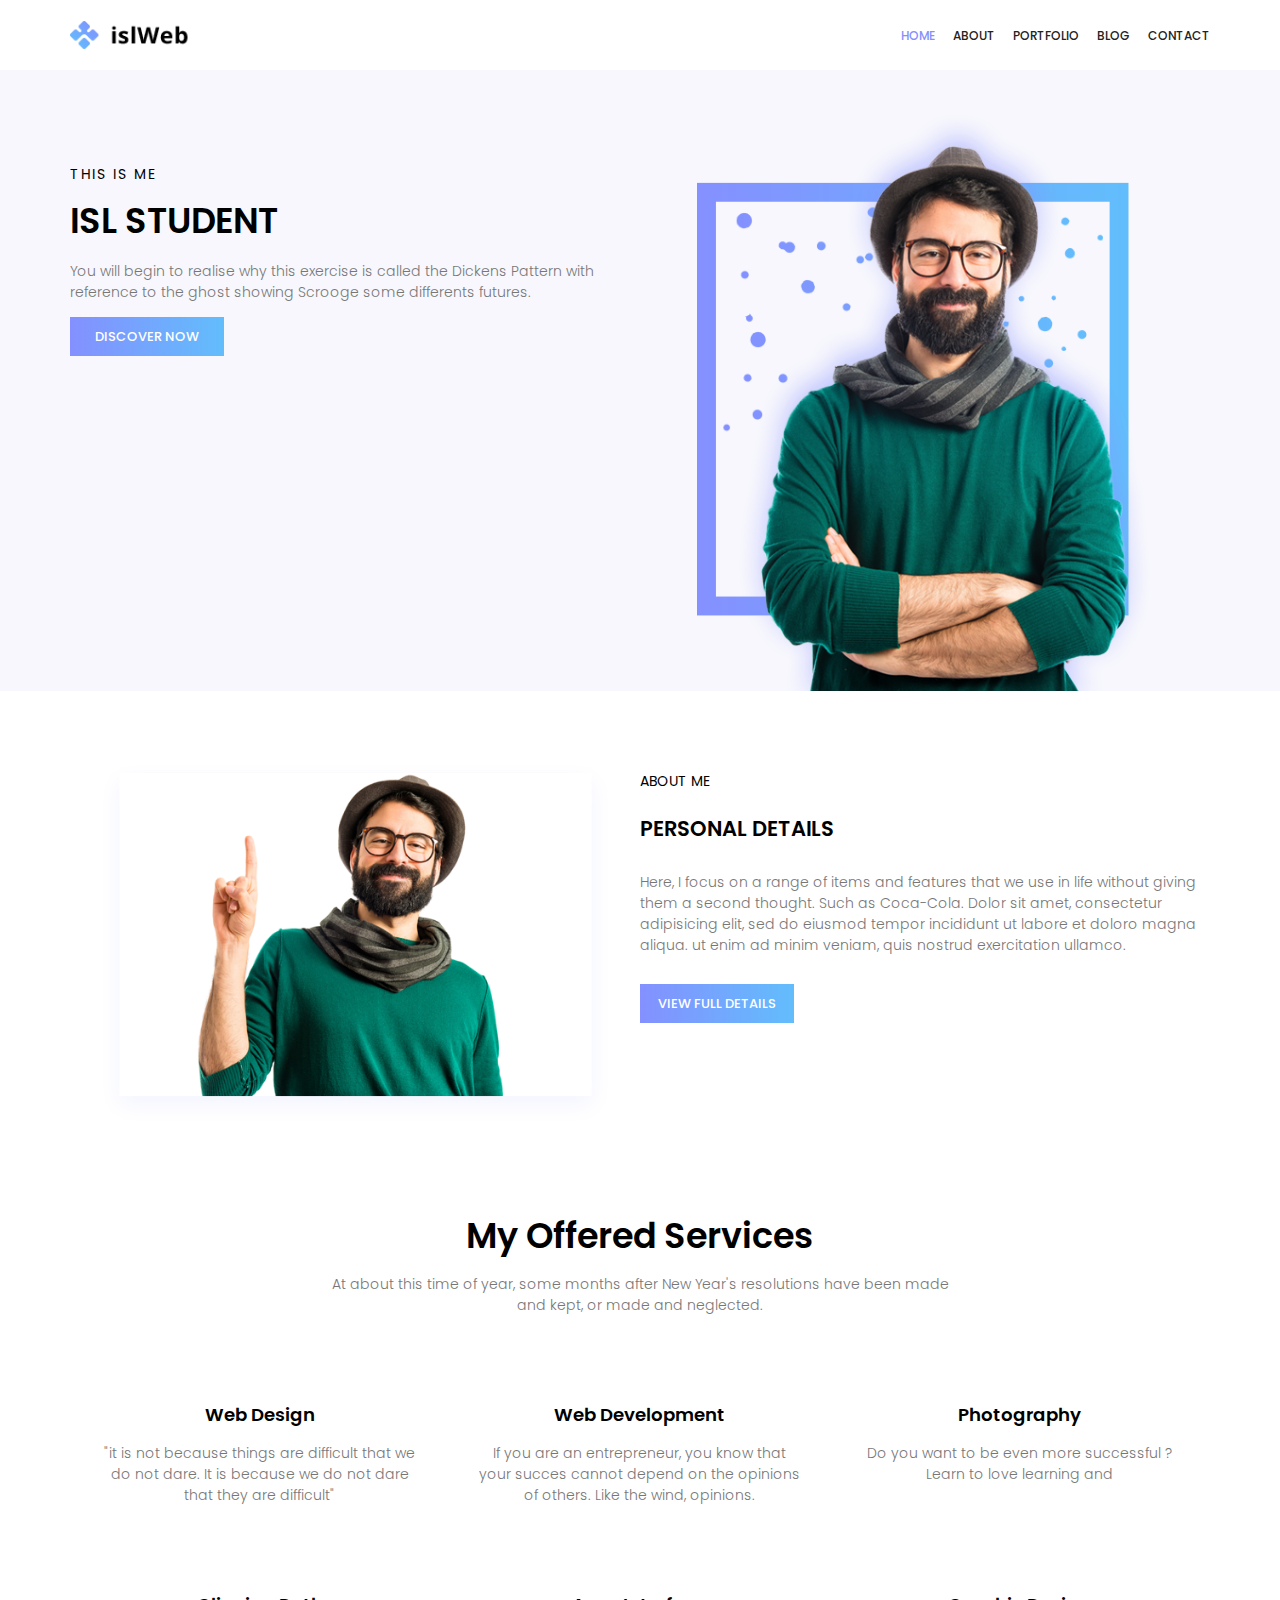
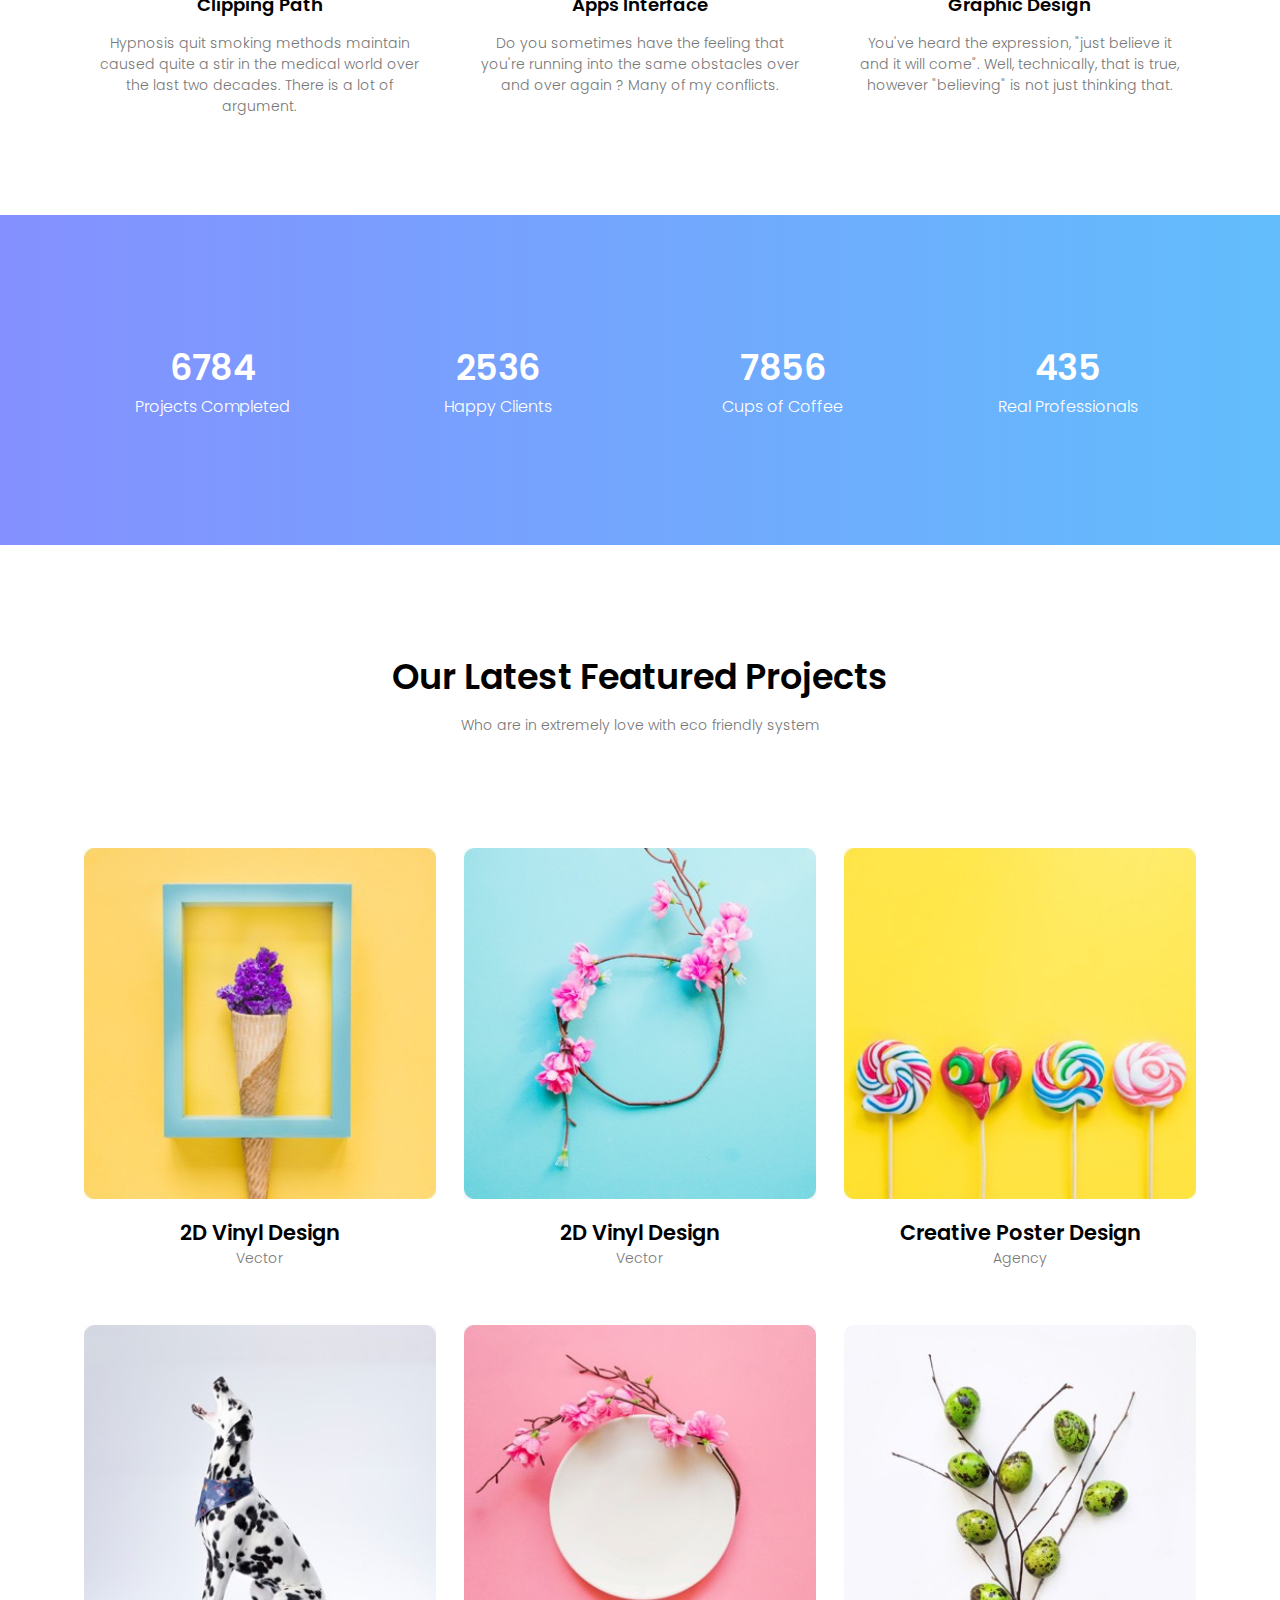
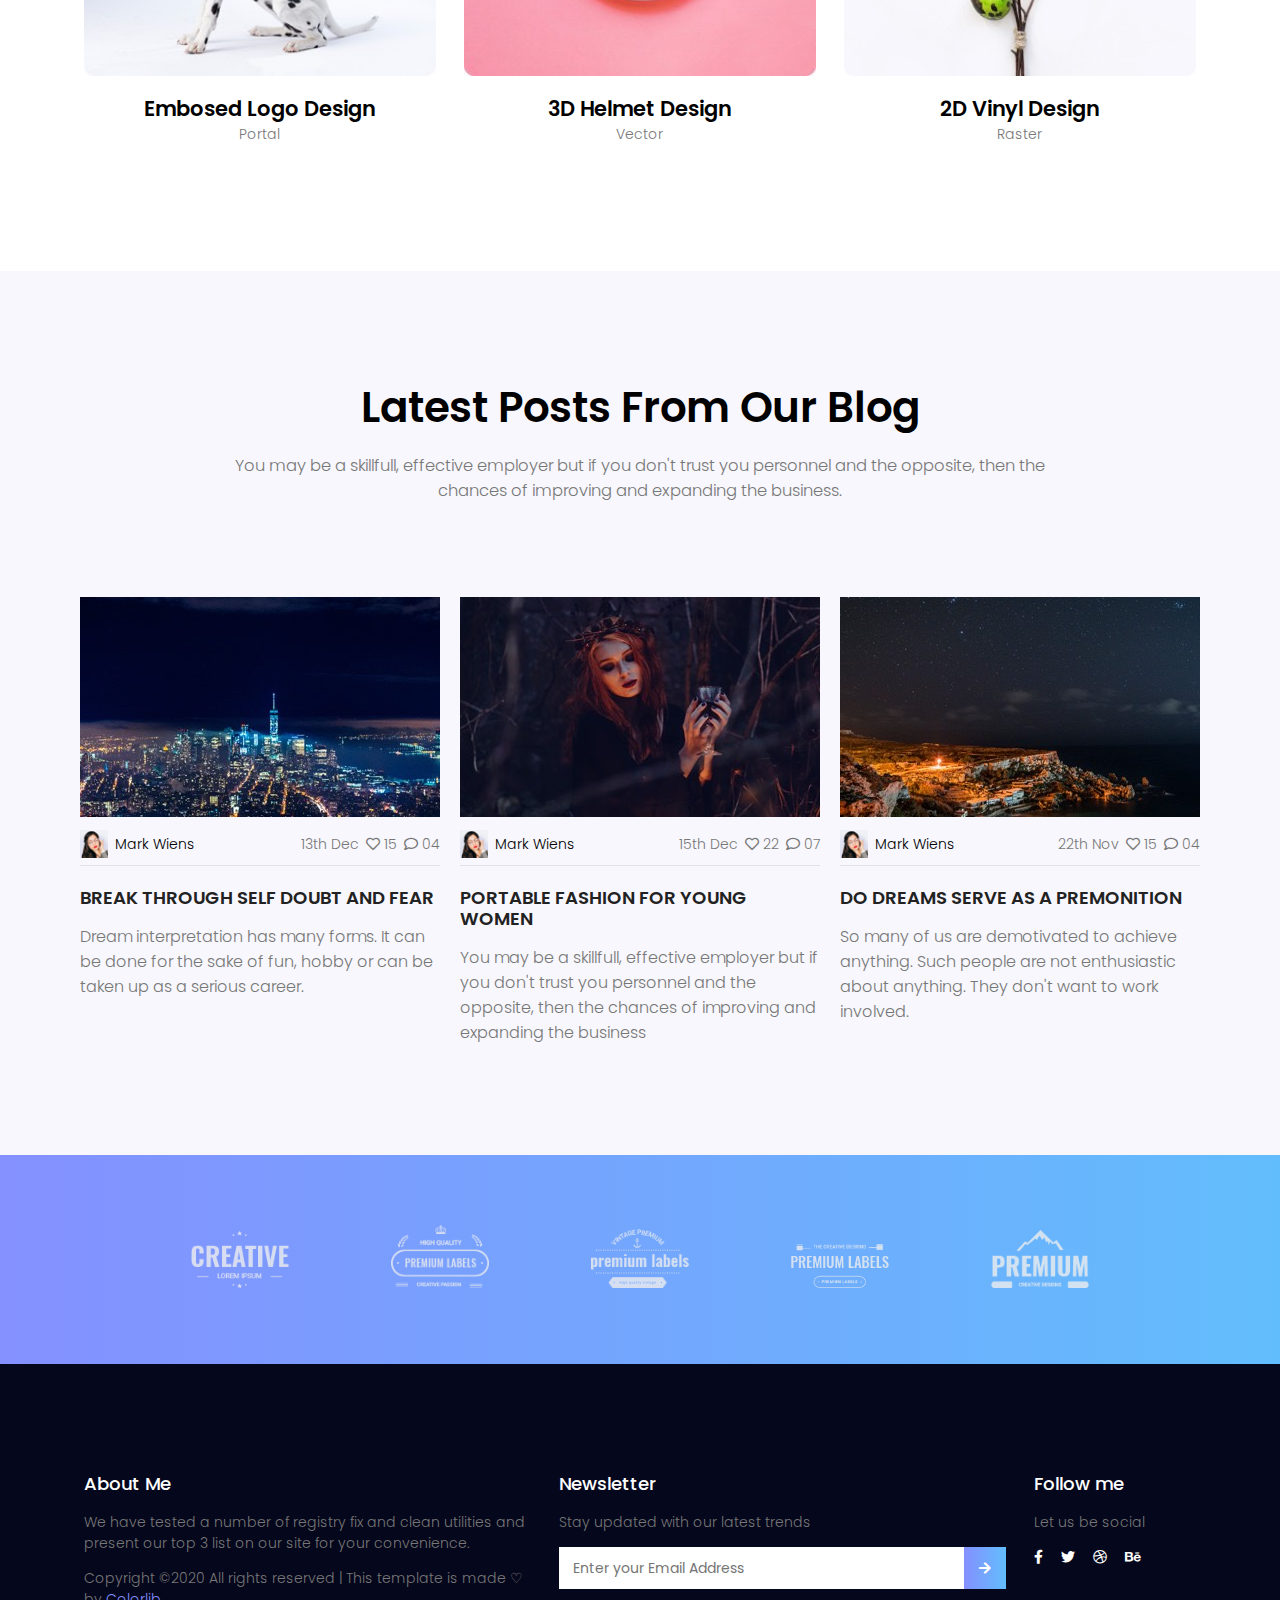
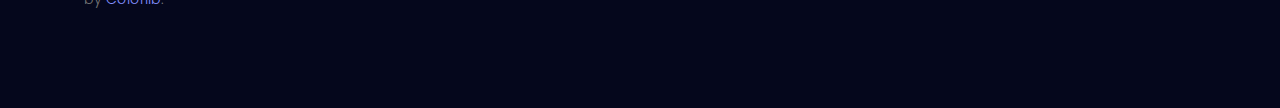
<file: index.html>
<!DOCTYPE html>
<html lang="en">
    <head>
        <meta charset="UTF-8">
        <meta name="viewport" content="width=device-width, initial-scale=1.0">
        <link href="https://fonts.googleapis.com/css2?family=Poppins:wght@300;500;600&display=swap" rel="stylesheet">
        <link rel="stylesheet" href="https://cdn.linearicons.com/free/1.0.0/icon-font.min.css">
        <link rel="stylesheet" href="https://use.fontawesome.com/releases/v5.13.0/css/all.css">
        <link rel="apple-touch-icon" sizes="180x180" href="img/favicon/apple-touch-icon.png">
        <link rel="icon" type="image/png" sizes="32x32" href="img/favicon/favicon-32x32.png">
        <link rel="icon" type="image/png" sizes="16x16" href="img/favicon/favicon-16x16.png">
        <link rel="manifest" href="img/favicon/site.webmanifest">
        <link rel="stylesheet" type="text/css" href="css/screen.css">
        <title>Home - ISLWeb</title> 
    </head>
    <body>
        <header>
            <div class="l-main-header">
                <div class="wrap">
                    <div class="l-main-header-flex">
                        <a class="main-logoLink-flex" href="index.html"><img class="l-main-logo" src="img/logo.png" alt="HeaderLogo" title="Logo ISLWeb"></a>
                        <div class="l-main-header-menu">
                            <a class="l-main-header-hamburger" id="menuHamburger" href="#"><img src="img/hamburgerMenu.svg" class="imgClickAndChange" onclick="changeImage(this)" alt="Menu"></a>
                            <nav class="l-main-nav" id="mainMenu">
                                <ul class="l-main-nav-menu">
                                    <li><a class="is-active-menu" href="index.html">Home</a></li>
                                    <li><a href="about.html">About</a></li>
                                    <li><a href="portfolio.html">Portfolio</a></li>
                                    <li><a href="blog.html">Blog</a></li>
                                    <li><a href="contact.html">Contact</a></li>
                                </ul>
                            </nav>
                        </div>
                    </div>
                </div>
            </div>
        </header>
        <main>
            <section class="m-section-presentation">
                <div class="m-section-presentation-me">
                    <div class="wrap">
                        <div class="row">
                            <div class="col-12 col-md-6 col-lg-6">
                                <div class="presentation-me-text">
                                    <h1>This is me</h1>
                                    <h2>isl student</h2>
                                    <p>
                                        You will begin to realise why this exercise is called the Dickens Pattern with reference to the ghost showing Scrooge some differents futures.
                                    </p>
                                    <div class="m-section-button">
                                        <a href="about.html">Discover now</a>
                                    </div>
                                </div>
                            </div>
                            <div class="col-12 col-md-6 col-lg-6">
                                <div class="img-container">
                                    <img src="img/hero-img.png" alt="thisIsMe" title="This is me">
                                </div>
                            </div>
                        </div>
                    </div>
                </div>
                <div class="m-section-presentation-aboutme">
                    <div class="wrap">
                        <div class="row">
                            <div class="col-12 col-md-6 col-lg-6">
                                <div class="img-container">
                                    <img src="img/about-img.png" alt="aboutMe" title="About me">
                                </div>
                            </div>
                            <div class="col-12 col-md-6 col-lg-6">
                                <div class="m-presentation-aboutme-text">
                                    <h1>About me</h1>
                                    <h2>Personal Details</h2>
                                    <p>
                                        Here, I focus on a range of items and features that we use in life without giving them a second thought. Such as Coca-Cola. Dolor sit amet, consectetur adipisicing elit, sed do eiusmod tempor incididunt ut labore et doloro magna aliqua. ut enim ad minim veniam, quis nostrud exercitation ullamco.
                                    </p>
                                    <div class="m-section-button">
                                        <a href="about.html">View full details</a>
                                    </div>
                                </div>
                            </div>
                        </div>
                    </div>
                </div>
            </section>
            <section class="m-section-services">
                <div class="m-section-services-offer">
                    <div class="wrap">
                        <h1>My Offered Services</h1>
                        <div class="offered-services-subtitle">
                            <p>
                                At about this time of year, some months after New Year's resolutions have been made and kept, or made and neglected.
                            </p>
                        </div>
                        <div class="m-services-offer-all">
                            <div class="row">
                                <div class="col-12 col-md-4 col-lg-4">
                                    <div class="m-services-offer-item">
                                        <i class="lnr lnr-pie-chart"></i>
                                        <h2>Web Design</h2>
                                        <p>
                                            "it is not because things are difficult that we do not dare. It is because we do not dare that they are difficult"
                                        </p>
                                    </div>
                                </div>
                                <div class="col-12 col-md-4 col-lg-4">
                                    <div class="m-services-offer-item">
                                        <i class="lnr lnr-laptop-phone"></i>
                                        <h2>Web Development</h2>
                                        <p>
                                            If you are an entrepreneur, you know that your succes cannot depend on the opinions of others. Like the wind, opinions.
                                        </p>
                                    </div>
                                </div>
                                <div class="col-12 col-md-4 col-lg-4">
                                    <div class="m-services-offer-item">
                                        <i class="lnr lnr-camera"></i>
                                        <h2>Photography</h2>
                                        <p>
                                            Do you want to be even more successful ? Learn to love learning and 
                                        </p>
                                    </div>
                                </div>
                                <div class="col-12 col-md-4 col-lg-4">
                                    <div class="m-services-offer-item">
                                        <i class="lnr lnr-picture"></i>
                                        <h2>Clipping Path</h2>
                                        <p>
                                            Hypnosis quit smoking methods maintain caused quite a stir in the medical world over the last two decades. There is a lot of argument.
                                        </p>
                                    </div>
                                </div>
                                <div class="col-12 col-md-4 col-lg-4">
                                    <div class="m-services-offer-item">
                                        <i class="lnr lnr-tablet"></i>
                                        <h2>Apps Interface</h2>
                                        <p>
                                            Do you sometimes have the feeling that you're running into the same obstacles over and over again ? Many of my conflicts.
                                        </p>
                                    </div>
                                </div>
                                <div class="col-12 col-md-4 col-lg-4">
                                    <div class="m-services-offer-item">
                                        <i class="lnr lnr-rocket"></i>
                                        <h2>Graphic Design</h2>
                                        <p>
                                            You've heard the expression, "just believe it and it will come". Well, technically, that is true, however "believing" is not just thinking that.
                                        </p>
                                    </div>
                                </div>
                            </div>
                        </div>
                    </div>
                </div>
                <div class="m-section-services-counter">
                    <div class="wrap">
                        <div class="row">
                            <div class="col-12 col-md-3 col-lg-3">
                                <div class="m-services-counter-item">
                                    <p class="counter-item-text">
                                        6784
                                    </p>
                                    <p>
                                        Projects Completed
                                    </p>
                                </div>
                            </div>
                            <div class="col-12 col-md-3 col-lg-3">
                                <div class="m-services-counter-item">
                                    <p class="counter-item-text">
                                        2536
                                    </p>
                                    <p>
                                        Happy Clients
                                    </p>
                                </div>
                            </div>
                            <div class="col-12 col-md-3 col-lg-3">
                                <div class="m-services-counter-item">
                                    <p class="counter-item-text">
                                        7856
                                    </p>
                                    <p>
                                        Cups of Coffee
                                    </p>
                                </div>
                            </div>
                            <div class="col-12 col-md-3 col-lg-3">
                                <div class="m-services-counter-item">
                                    <p class="counter-item-text">
                                        435
                                    </p>
                                    <p>
                                        Real Professionals
                                    </p>
                                </div>
                            </div>
                        </div>
                    </div>
                </div>
            </section>
            <section class="m-section-latestProjects">
                <div class="wrap">
                    <h1>Our Latest Featured Projects</h1>
                    <h3>Who are in extremely love with eco friendly system</h3>
                    <div class="row">
                        <div class="col-12 col-md-4 col-lg-4">
                            <div class="m-latestProjects-item">
                                <div class="m-latestProjects-img-container">
                                    <img src="img/p1.jpg" alt="icecream" title="Icecream">
                                    <div class="latestProjects-item-overlay">
                                        <a href="portfolio.html"><img src="img/preview.png" alt="preview" title="Article 1"></a>
                                    </div>
                                </div>
                                <h2>2D Vinyl Design</h2>
                                <p>
                                    Vector
                                </p>
                            </div>
                        </div>
                        <div class="col-12 col-md-4 col-lg-4">
                            <div class="m-latestProjects-item">
                                <div class="m-latestProjects-img-container">
                                    <img src="img/p2.jpg" alt="blueFlower" title="Blue flower">
                                    <div class="latestProjects-item-overlay">
                                        <a href="portfolio.html"><img src="img/preview.png" alt="preview" title="Article 2"></a>
                                    </div>
                                </div>
                                <h2>2D Vinyl Design</h2>
                                <p>
                                    Vector
                                </p>
                            </div>
                        </div>
                        <div class="col-12 col-md-4 col-lg-4">
                            <div class="m-latestProjects-item">
                                <div class="m-latestProjects-img-container">
                                    <img src="img/p3.jpg" alt="candy" title="Candy">
                                    <div class="latestProjects-item-overlay">
                                        <a href="portfolio.html"><img src="img/preview.png" alt="preview" title="Article 3"></a>
                                    </div>
                                </div>
                                <h2>Creative Poster Design</h2>
                                <p>
                                    Agency
                                </p>
                            </div>
                        </div>
                        <div class="col-12 col-md-4 col-lg-4">
                            <div class="m-latestProjects-item">
                                <div class="m-latestProjects-img-container">
                                    <img src="img/p4.jpg" alt="dog" title="Dog">
                                    <div class="latestProjects-item-overlay">
                                        <a href="portfolio.html"><img src="img/preview.png" alt="preview" title="Article 4"></a>
                                    </div>
                                </div>
                                <h2>Embosed Logo Design</h2>
                                <p>
                                    Portal
                                </p>
                            </div>
                        </div>
                        <div class="col-12 col-md-4 col-lg-4">
                            <div class="m-latestProjects-item">
                                <div class="m-latestProjects-img-container">
                                    <img src="img/p5.jpg" alt="pinkFlower" title="Pink flower">
                                    <div class="latestProjects-item-overlay">
                                        <a href="portfolio.html"><img src="img/preview.png" alt="preview" title="Article 5"></a>
                                    </div>
                                </div>
                                <h2>3D Helmet Design</h2>
                                <p>
                                    Vector
                                </p>
                            </div>
                        </div>
                        <div class="col-12 col-md-4 col-lg-4">
                            <div class="m-latestProjects-item">
                                <div class="m-latestProjects-img-container">
                                    <img src="img/p6.jpg" alt="eggFlower" title="Egg flower">
                                    <div class="latestProjects-item-overlay">
                                        <a href="portfolio.html"><img src="img/preview.png" alt="preview" title="Article 5"></a>
                                    </div>
                                </div>
                                <h2>2D Vinyl Design</h2>
                                <p>
                                    Raster
                                </p>
                            </div>
                        </div>
                    </div>
                </div>
            </section>
            <section class="m-section-latestPosts">
                <div class="wrap">
                    <h1>Latest posts from our blog</h1>
                    <h3 class="latestPosts-subtitle">
                        You may be a skillfull, effective employer but if you don't trust you personnel and the opposite, then the chances of improving and expanding the business.
                    </h3>
                    <div class="row">
                        <div class="col-12 col-md-4 col-lg-4">
                            <article class="m-latestPosts-article">
                                <a href="article.html"><img src="img/b1.jpg" alt="Article1" Title="Article 1"></a>
                                <div class="m-latestPosts-article-info">
                                    <div class="article-info-left">
                                        <a href="#"><img src="img/user.png" alt="user" title="User"></a>
                                        <h3>Mark Wiens</h3>
                                    </div>
                                    <div class="article-info-right">
                                        <p class="article-info-date">13th Dec</p>
                                        <i class="far fa-heart"></i>
                                        <p>15</p>
                                        <i class="far fa-comment"></i>
                                        <p>04</p>
                                    </div>
                                </div>
                                <span class="m-latestPosts-article-line"></span> <!-- Ligne fin d'article à ajouter en CSS-->
                                <a href="article.html"><h2>Break Through Self Doubt And Fear</h2></a>
                                <p>
                                    Dream interpretation has many forms. It can be done for the sake of fun, hobby or can be taken up as a serious career.
                                </p>
                            </article>
                        </div>
                        <div class="col-12 col-md-4 col-lg-4">
                            <article class="m-latestPosts-article">
                                <a href="article.html"><img src="img/b2.jpg" alt="Article2" Title="Article 2"></a>
                                <div class="m-latestPosts-article-info">
                                    <div class="article-info-left">
                                        <a href="#"><img src="img/user.png" alt="user" title="User"></a>
                                        <h3>Mark Wiens</h3>
                                    </div>
                                    <div class="article-info-right">
                                        <p class="article-info-date">15th Dec</p>
                                        <i class="far fa-heart"></i>
                                        <p>22</p>
                                        <i class="far fa-comment"></i>
                                        <p>07</p>
                                    </div>
                                </div>
                                <span class="m-latestPosts-article-line"></span> <!-- Ligne fin d'article à ajouter en CSS-->
                                <a href="article.html"><h2>Portable fashion for young women</h2></a>
                                <p>
                                    You may be a skillfull, effective employer but if you don't trust you personnel and the opposite, then the chances of improving and expanding the business
                                </p>
                            </article>  
                        </div>
                        <div class="col-12 col-md-4 col-lg-4">
                            <article class="m-latestPosts-article">
                                <a href="article.html"><img src="img/b3.jpg" alt="Article3" Title="Article 3"></a>
                                <div class="m-latestPosts-article-info">
                                    <div class="article-info-left">
                                        <a href="#"><img src="img/user.png" alt="user" title="User"></a>
                                        <h3>Mark Wiens</h3>
                                    </div>
                                    <div class="article-info-right">
                                        <p class="article-info-date">22th Nov</p>
                                        <i class="far fa-heart"></i>
                                        <p>15</p>
                                        <i class="far fa-comment"></i>
                                        <p>04</p>
                                    </div>
                                </div>
                                <span class="m-latestPosts-article-line"></span> <!-- Ligne fin d'article à ajouter en CSS-->
                                <a href="article.html"><h2>Do dreams serve as a premonition</h2></a>
                                <p>
                                    So many of us are demotivated to achieve anything. Such people are not enthusiastic about anything. They don't want to work involved.
                                </p>
                            </article>
                        </div>
                    </div>
                </div>
            </section>
            <section class="m-section-sponsors">
                <h1>Sponsors</h1>
                <div class="m-section-sponsors-all">
                    <ul>
                        <li><a href="#"><img class="m-section-sponsors-item" src="img/l2.png" alt="Logo2" Title="Logo 2"></a></li>
                        <li><a href="#"><img class="m-section-sponsors-item m-section-sponsors-hide" src="img/l1.png" alt="Logo1" Title="Logo 1"></a></li>
                        <li><a href="#"><img class="m-section-sponsors-item m-section-sponsors-hide" src="img/l3.png" alt="Logo3" Title="Logo 3"></a></li>
                        <li><a href="#"><img class="m-section-sponsors-item m-section-sponsors-hide" src="img/l4.png" alt="Logo4" Title="Logo 4"></a></li>
                        <li><a href="#"><img class="m-section-sponsors-item m-section-sponsors-hide" src="img/l5.png" alt="Logo5" Title="Logo 5"></a></li>
                    </ul>
                </div>
            </section>
        </main>
        <footer>
            <div class="l-main-footer">
                <div class="wrap">
                    <div class="row">
                        <div class="col-12 col-md-5 col-lg-5">
                            <div class="l-main-footer-item">
                                <h2>About Me</h2>
                                <p>
                                    We have tested a number of registry fix and clean utilities and present our top 3 list on our site for your convenience.
                                </p>
                                <p>
                                    Copyright &copy;2020 All rights reserved | This template is made &#9825; by <a href="#">Colorlib</a>.
                                </p>
                            </div>
                        </div>
                        <div class="col-12 col-md-5 col-lg-5">
                            <div class="l-main-footer-item">
                                <h2>Newsletter</h2>
                                <p>
                                    Stay updated with our latest trends
                                </p>
                                <div class="l-footer-form">
                                    <form class="l-footer-form-flex" action="#" method="post"> <!-- Formulaire Email -->
                                        <div class="l-footer-form-85">
                                            <input class="l-footer-form-mail l-footer-form-item" placeholder="Enter your Email Address" type="text" id="mail" name="mail"/>
                                        </div>
                                        <div class="l-footer-form-15">
                                            <button class="l-footer-form-submit l-footer-form-item" type="submit" value="Submit">
                                                <i class="fas fa-arrow-right"></i>
                                            </button>
                                        </div>
                                    </form>
                                </div>
                            </div>
                        </div>
                        <div class="col-12 col-md-2 col-lg-2">
                            <div class="l-main-footer-item">
                                <h2>Follow me</h2>
                                <p>
                                    Let us be social
                                </p>
                                <div class="l-main-footer-social">
                                    <!-- Insérer les liens Fontawesome pour les logos sociaux-->
                                    <a href="#"><i class="fab fa-facebook-f"></i></a>
                                    <a href="#"><i class="fab fa-twitter"></i></a>
                                    <a href="#"><i class="fab fa-dribbble"></i></a>
                                    <a href="#"><i class="fab fa-behance"></i></a>
                                </div>
                            </div>
                        </div>
                    </div>
                </div>
            </div>
        </footer>
        <script src="js/main.js"></script>
    </body>
</html>
</file>
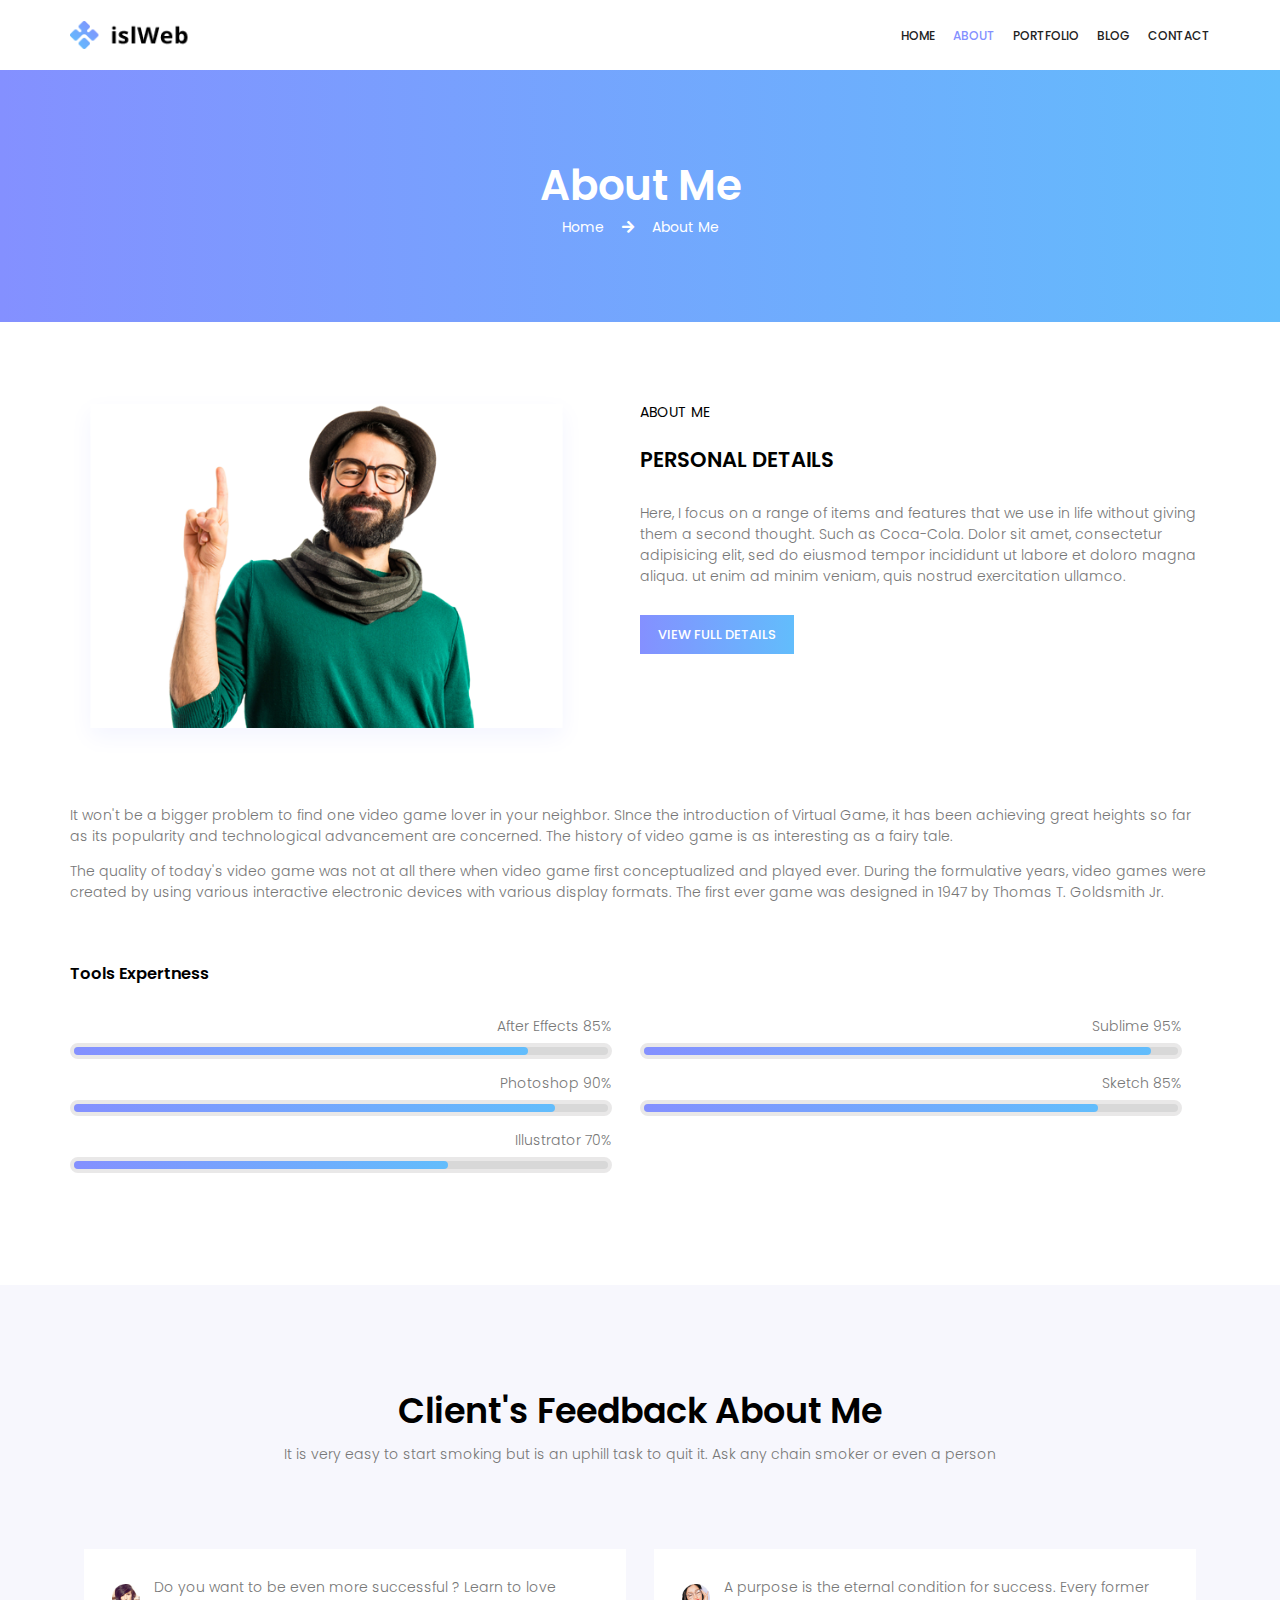
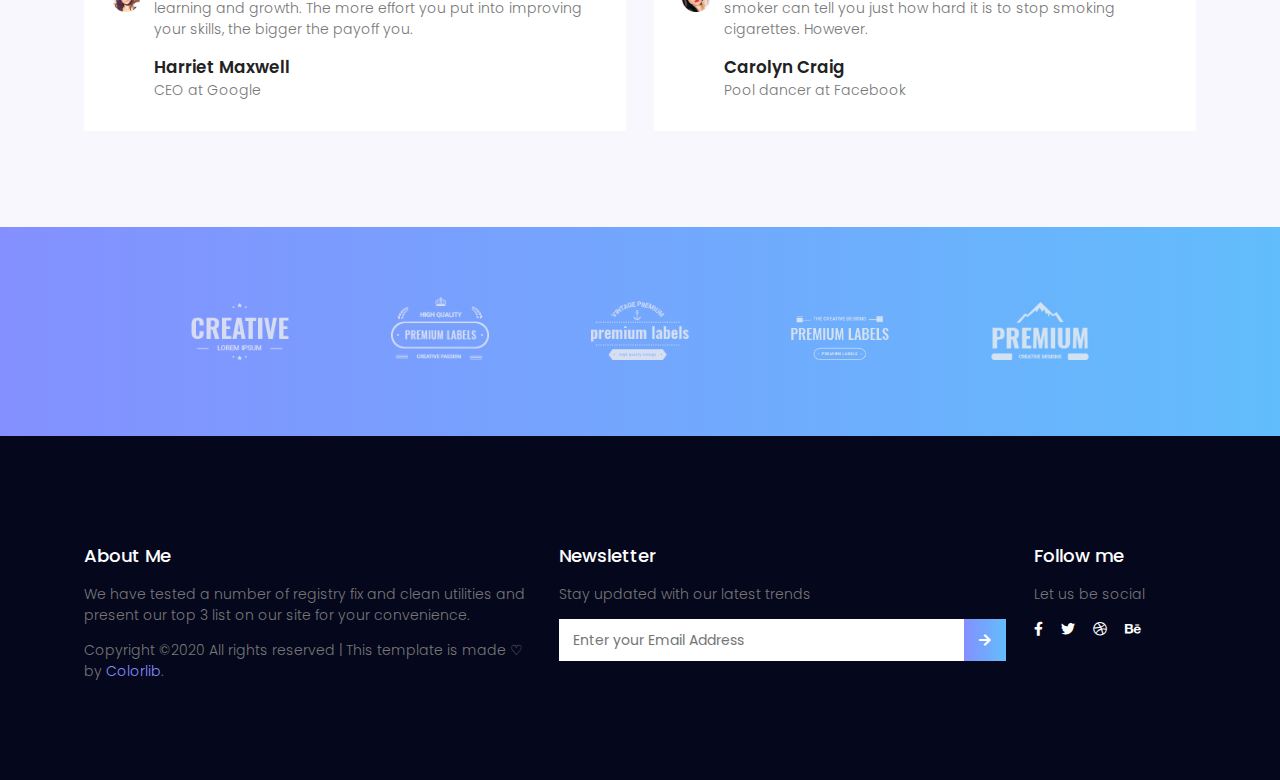
<file: about.html>
<!DOCTYPE html>
<html lang="en">
    <head>
        <meta charset="UTF-8">
        <meta name="viewport" content="width=device-width, initial-scale=1.0">
        <link href="https://fonts.googleapis.com/css2?family=Poppins:wght@300;500;600&display=swap" rel="stylesheet">
        <link rel="stylesheet" href="https://use.fontawesome.com/releases/v5.13.0/css/all.css">
        <link rel="apple-touch-icon" sizes="180x180" href="img/favicon/apple-touch-icon.png">
        <link rel="icon" type="image/png" sizes="32x32" href="img/favicon/favicon-32x32.png">
        <link rel="icon" type="image/png" sizes="16x16" href="img/favicon/favicon-16x16.png">
        <link rel="manifest" href="img/favicon/site.webmanifest">
        <link rel="stylesheet" type="text/css" href="css/screen.css">
        <title>ISLWeb - About</title>
    </head>
    <body>
        <header>
            <div class="l-main-header">
                <div class="wrap">
                    <div class="l-main-header-flex">
                        <a class="main-logoLink-flex" href="index.html"><img class="l-main-logo" src="img/logo.png" alt="HeaderLogo" title="Logo ISLWeb"></a>
                        <div class="l-main-header-menu">
                            <a class="l-main-header-hamburger" id="menuHamburger" href="#"><img src="img/hamburgerMenu.svg" class="imgClickAndChange" onclick="changeImage(this)" alt="Menu"></a>
                            <nav class="l-main-nav" id="mainMenu">
                                <ul class="l-main-nav-menu">
                                    <li><a href="index.html">Home</a></li>
                                    <li><a class="is-active-menu" href="about.html">About</a></li>
                                    <li><a href="portfolio.html">Portfolio</a></li>
                                    <li><a href="blog.html">Blog</a></li>
                                    <li><a href="contact.html">Contact</a></li>
                                </ul>
                            </nav>
                        </div>
                    </div>
                </div>
            </div>
        </header>
        <main>
            <div class="m-section-general">
                <div class="m-section-contact-about">
                    <h1>About Me</h1>
                    <ul>
                        <li><a href="index.html">Home</a></li>
                        <li><i class="fas fa-arrow-right"></i></li>
                        <li>About Me</li>
                    </ul>
                </div>
            </div>
            <div class="m-section-presentation-aboutme">
                <div class="wrap">
                    <div class="row">
                        <div class="col-12 col-md-6 col-lg-6">
                            <div class="img-container">
                                <img src="img/about-img.png" alt="aboutMe" title="About me">
                            </div>
                        </div>
                        <div class="col-12 col-md-6 col-lg-6">
                            <div class="m-presentation-aboutme-text">
                                <h1>About me</h1>
                                <h2>Personal Details</h2>
                                <p>
                                    Here, I focus on a range of items and features that we use in life without giving them a second thought. Such as Coca-Cola. Dolor sit amet, consectetur adipisicing elit, sed do eiusmod tempor incididunt ut labore et doloro magna aliqua. ut enim ad minim veniam, quis nostrud exercitation ullamco.
                                </p>
                                <div class="m-section-button">
                                    <a href="#">View full details</a>
                                </div>
                            </div>
                        </div>
                    </div>
                </div>
            </div>
            <div class="m-section-contact-paragraph">
                <div class="wrap">
                    <p>
                        It won't be a bigger problem to find one video game lover in your neighbor. SInce the introduction of Virtual Game, it has been achieving great heights so far as its popularity and technological advancement are concerned. The history of video game is as interesting as a fairy tale.
                    </p>
                    <p>
                        The quality of today's video game was not at all there when video game first conceptualized and played ever. During the formulative years, video games were created by using various interactive electronic devices with various display formats. The first ever game was designed in 1947 by Thomas T. Goldsmith Jr.
                    </p>
                </div>
            </div>
            <div class="m-section-contact-skillsBar">
                <div class="wrap">
                    <h3>Tools Expertness</h3>
                    <div class="m-skillsBar">
                        <div class="row">
                            <div class="col-12 col-md-6 col-lg-6">
                                <div class="skillsBar-item">
                                    <p>After Effects 85%</p>
                                    <div class="skillsbar-item-border">
                                        <div class="skillsbar-item-inside-1"></div>
                                    </div>  
                                </div>
                                <div class="skillsBar-item">
                                    <p>Photoshop 90%</p>
                                    <div class="skillsbar-item-border">
                                        <div class="skillsbar-item-inside-2"></div>
                                    </div>
                                </div>
                                <div class="skillsBar-item">
                                    <p>Illustrator 70%</p>
                                    <div class="skillsbar-item-border">
                                        <div class="skillsbar-item-inside-3"></div>
                                    </div>
                                </div>
                            </div>
                            <div class="col-12 col-md-6 col-lg-6">
                                <div class="skillsBar-item">
                                    <p>Sublime 95%</p>
                                    <div class="skillsbar-item-border">
                                        <div class="skillsbar-item-inside-4"></div>
                                    </div>
                                </div>
                                <div class="skillsBar-item">
                                    <p>Sketch 85%</p>
                                    <div class="skillsbar-item-border">
                                        <div class="skillsbar-item-inside-5"></div>
                                    </div>
                                </div>
                            </div>    
                        </div>
                    </div>
                </div>
            </div>
            <div class="m-section-contact-feedback">
                <div class="wrap">
                    <div class="contact-feedback-title">
                        <h2>Client's Feedback About Me</h2>
                        <p>It is very easy to start smoking but is an uphill task to quit it. Ask any chain smoker or even a person</p>
                    </div>
                    <div class="row">
                        <div class="col-12 col-md-6 col-lg-6">
                            <div class="feedback-quote">
                                <img src="img/elements/user1.png" alt="HarrietMaxwell" title="Harriet Maxwell">
                                <p>
                                    Do you want to be even more successful ? Learn to love learning and growth. The more effort you put into improving your skills, the bigger the payoff you.
                                </p>
                                <p class="feedback-quote-author">Harriet Maxwell</p>
                                <p>CEO at Google</p>
                            </div>
                        </div>
                        <div class="col-12 col-md-6 col-lg-6">
                            <div class="feedback-quote is-not-visible">
                                <img src="img/elements/user2.png" alt="CarolynCraig" title="Carolyn Craig">
                                <p>
                                    A purpose is the eternal condition for success. Every former smoker can tell you just how hard it is to stop smoking cigarettes. However.
                                </p>
                                <p class="feedback-quote-author">Carolyn Craig</p>
                                <p>Pool dancer at Facebook</p>
                            </div>
                        </div>
                    </div>
                </div>
            </div>
            <section class="m-section-sponsors">
                <h1>Sponsors</h1>
                <div class="m-section-sponsors-all">
                    <ul>
                        <li><a href="#"><img class="m-section-sponsors-item" src="img/l2.png" alt="Logo2" Title="Logo 2"></a></li>
                        <li><a href="#"><img class="m-section-sponsors-item m-section-sponsors-hide" src="img/l1.png" alt="Logo1" Title="Logo 1"></a></li>
                        <li><a href="#"><img class="m-section-sponsors-item m-section-sponsors-hide" src="img/l3.png" alt="Logo3" Title="Logo 3"></a></li>
                        <li><a href="#"><img class="m-section-sponsors-item m-section-sponsors-hide" src="img/l4.png" alt="Logo4" Title="Logo 4"></a></li>
                        <li><a href="#"><img class="m-section-sponsors-item m-section-sponsors-hide" src="img/l5.png" alt="Logo5" Title="Logo 5"></a></li>
                    </ul>
                </div>
            </section>
        </main>
        <footer>
            <div class="l-main-footer">
                <div class="wrap">
                    <div class="row">
                        <div class="col-12 col-md-5 col-lg-5">
                            <div class="l-main-footer-item">
                                <h2>About Me</h2>
                                <p>
                                    We have tested a number of registry fix and clean utilities and present our top 3 list on our site for your convenience.
                                </p>
                                <p>
                                    Copyright &copy;2020 All rights reserved | This template is made &#9825; by <a href="#">Colorlib</a>.
                                </p>
                            </div>
                        </div>
                        <div class="col-12 col-md-5 col-lg-5">
                            <div class="l-main-footer-item">
                                <h2>Newsletter</h2>
                                <p>
                                    Stay updated with our latest trends
                                </p>
                                <div class="l-footer-form">
                                    <form class="l-footer-form-flex" action="#" method="post"> <!-- Formulaire Email -->
                                        <div class="l-footer-form-85">
                                            <input class="l-footer-form-mail l-footer-form-item" placeholder="Enter your Email Address" type="text" id="mail" name="mail"/>
                                        </div>
                                        <div class="l-footer-form-15">
                                            <button class="l-footer-form-submit l-footer-form-item" type="submit" value="Submit">
                                                <i class="fas fa-arrow-right"></i>
                                            </button>
                                        </div>
                                    </form>
                                </div>
                            </div>
                        </div>
                        <div class="col-12 col-md-2 col-lg-2">
                            <div class="l-main-footer-item">
                                <h2>Follow me</h2>
                                <p>
                                    Let us be social
                                </p>
                                <div class="l-main-footer-social">
                                    <!-- Insérer les liens Fontawesome pour les logos sociaux-->
                                    <a href="#"><i class="fab fa-facebook-f"></i></a>
                                    <a href="#"><i class="fab fa-twitter"></i></a>
                                    <a href="#"><i class="fab fa-dribbble"></i></a>
                                    <a href="#"><i class="fab fa-behance"></i></a>
                                </div>
                            </div>
                        </div>
                    </div>
                </div>
            </div>
        </footer>
        <script src="js/main.js"></script>
    </body>
</html>
</file>
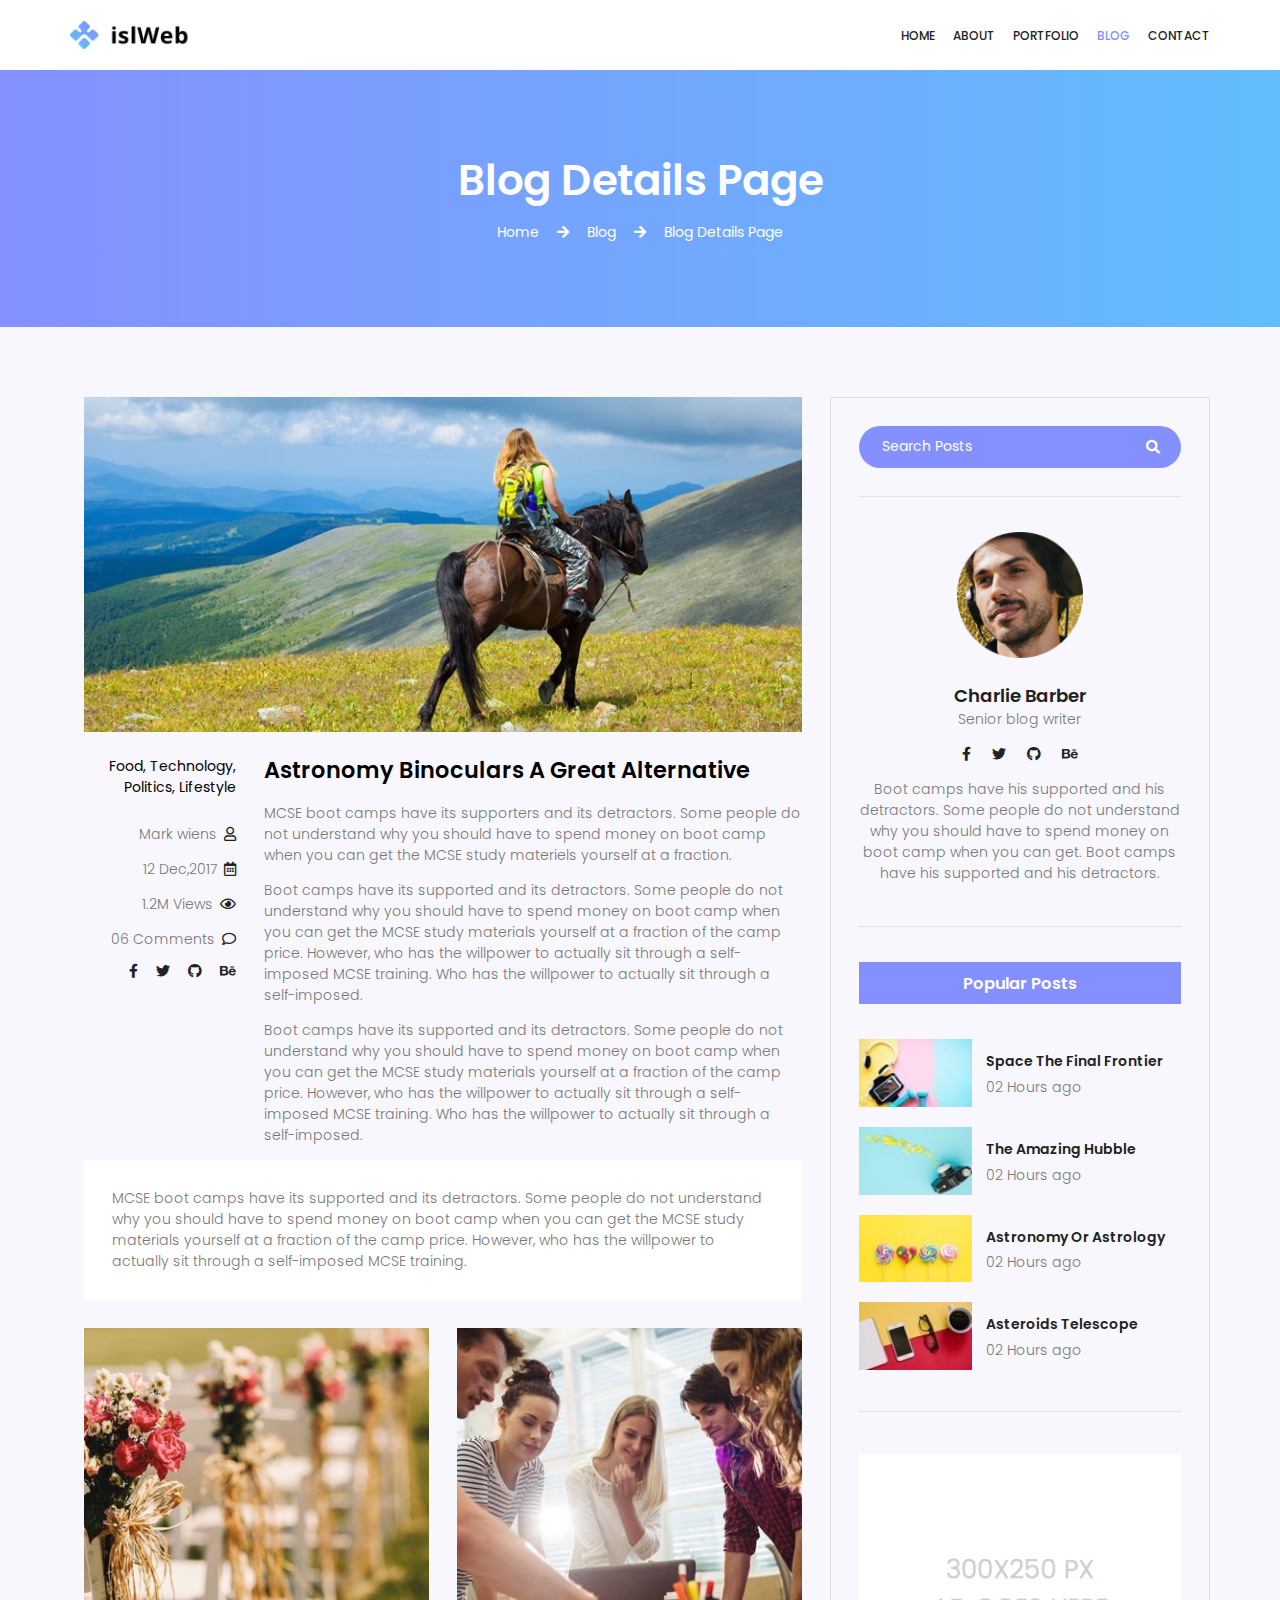
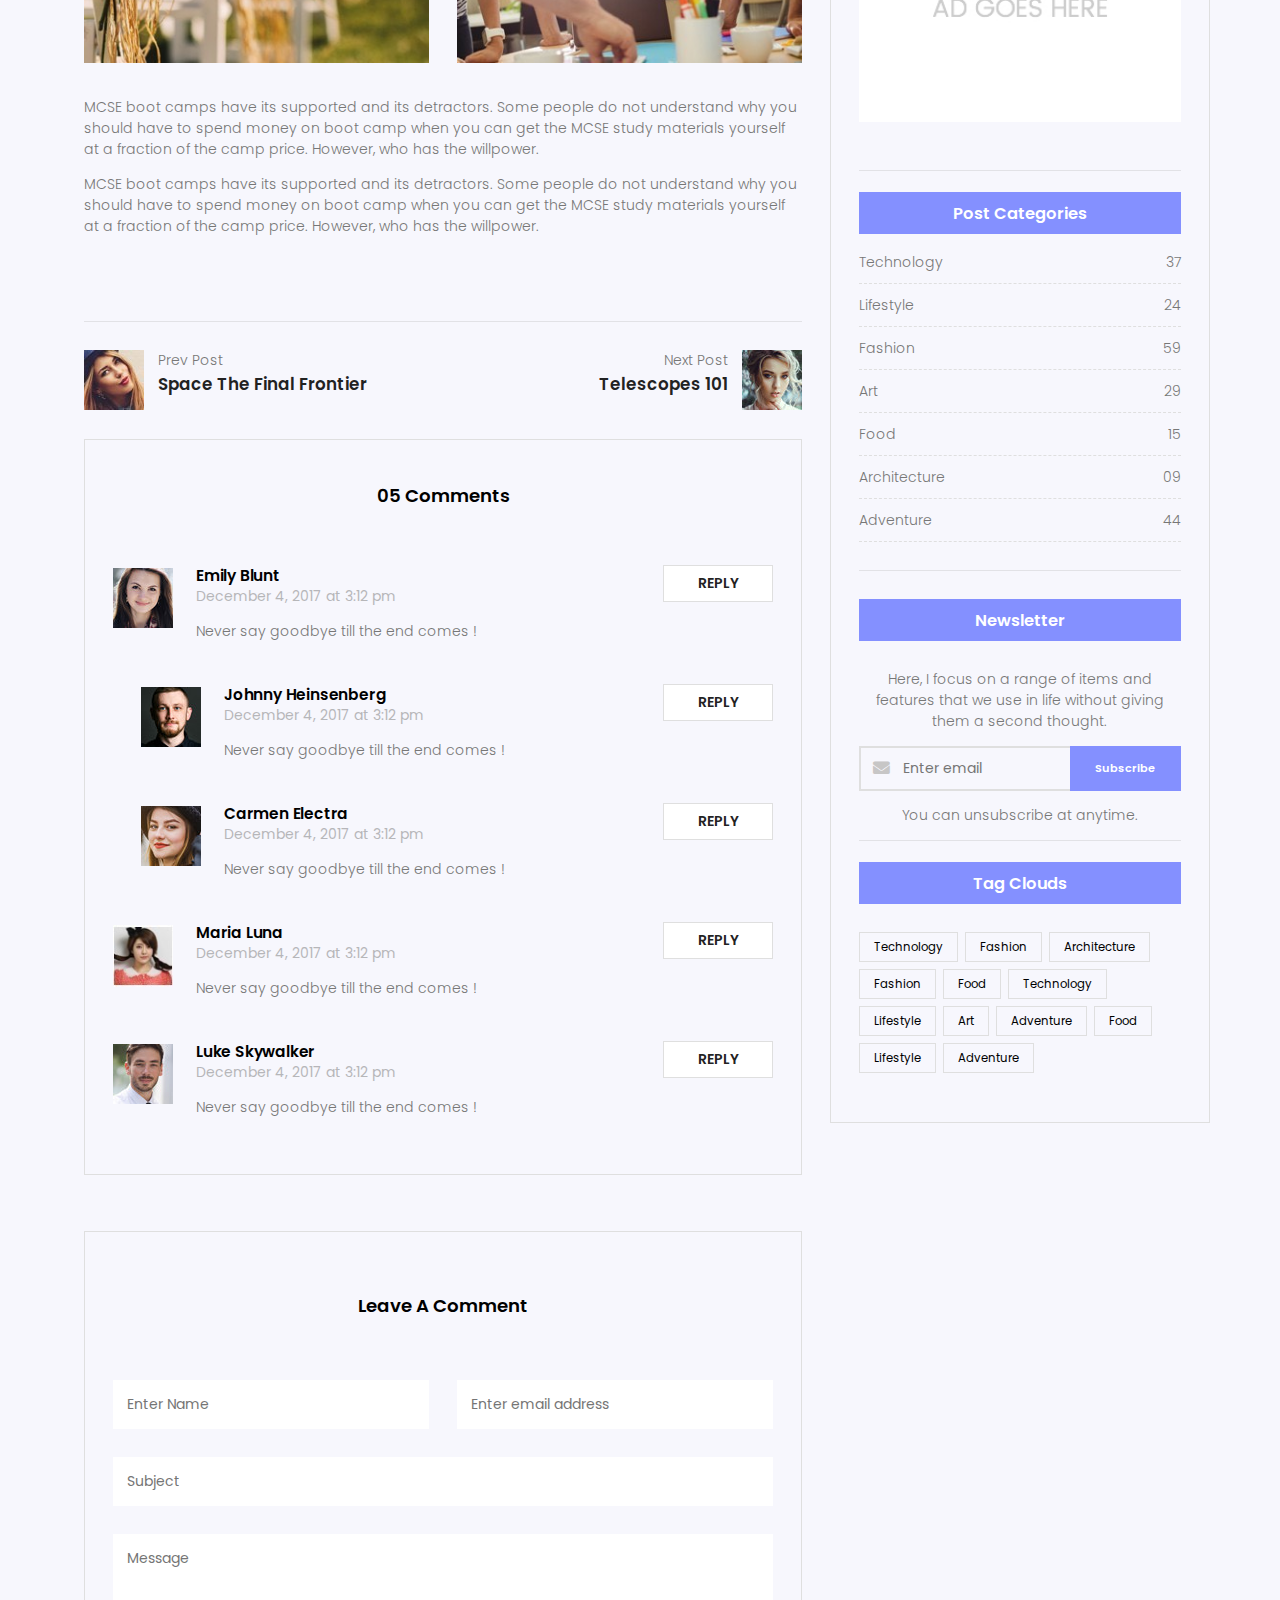
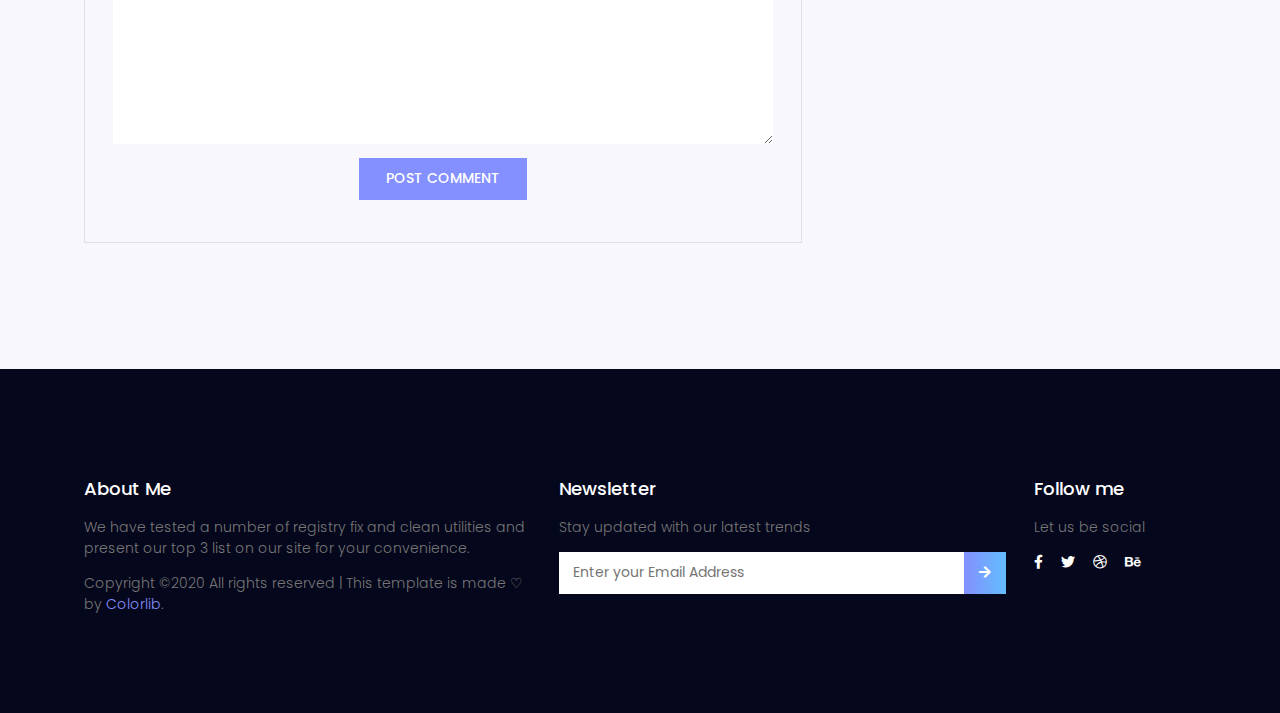
<file: article.html>
<!DOCTYPE html>
<html lang="en">
    <head>
        <meta charset="UTF-8">
        <meta name="viewport" content="width=device-width, initial-scale=1.0">
        <link href="https://fonts.googleapis.com/css2?family=Poppins:wght@300;500;600&display=swap" rel="stylesheet">
        <link rel="stylesheet" href="https://use.fontawesome.com/releases/v5.13.0/css/all.css">
        <link rel="apple-touch-icon" sizes="180x180" href="img/favicon/apple-touch-icon.png">
        <link rel="icon" type="image/png" sizes="32x32" href="img/favicon/favicon-32x32.png">
        <link rel="icon" type="image/png" sizes="16x16" href="img/favicon/favicon-16x16.png">
        <link rel="manifest" href="img/favicon/site.webmanifest">
        <link rel="stylesheet" type="text/css" href="css/screen.css">
        <title>Blog Details Page - ISLWeb</title>
    </head>
    <body>
        <header>
            <div class="l-main-header">
                <div class="wrap">
                    <div class="l-main-header-flex">
                        <a class="main-logoLink-flex" href="index.html"><img class="l-main-logo" src="img/logo.png" alt="HeaderLogo" title="Logo ISLWeb"></a>
                        <div class="l-main-header-menu">
                            <a class="l-main-header-hamburger" id="menuHamburger" href="#"><img src="img/hamburgerMenu.svg" class="imgClickAndChange" onclick="changeImage(this)" alt="Menu"></a>
                            <nav class="l-main-nav" id="mainMenu">
                                <ul class="l-main-nav-menu">
                                    <li><a href="index.html">Home</a></li>
                                    <li><a href="about.html">About</a></li>
                                    <li><a href="portfolio.html">Portfolio</a></li>
                                    <li><a class="is-active-menu" href="blog.html">Blog</a></li>
                                    <li><a href="contact.html">Contact</a></li>
                                </ul>
                            </nav>
                        </div>
                    </div>
                </div>
            </div>
        </header>
        <main>
            <div class="m-section-general">
                <div class="m-section-contact-article">
                    <h1>Blog Details Page</h1>
                    <ul>
                        <li><a href="index.html">Home</a></li>
                        <li><i class="fas fa-arrow-right"></i></li>
                        <li><a href="blog.html">Blog</a></li>
                        <li><i class="fas fa-arrow-right"></i></li>
                        <li>Blog Details Page</li>
                    </ul>
                </div>
            </div>
            <div class="m-article-page">
                <div class="wrap">
                    <div class="row">
                        <div class="col-12 col-md-8 col-lg-8">
                            <div class="m-main-article">
                                <article class="m-article-content">
                                    <img class="m-article-illustration" src="img/blog/feature-img1.jpg" alt="Article1" title="Article 1">
                                    <div class="row">
                                        <div class="col-12 col-md-3 col-lg-3">
                                            <aside class="m-blog-article-aside">
                                                <h4>Food, Technology, Politics, Lifestyle</h4>
                                                <div class="article-aside-flex">
                                                    <p class="article-aside-author">Mark wiens</p>
                                                    <time datetime="2017-12-12">12 Dec,2017</time>
                                                    <p class="article-aside-views">1.2M Views</p>
                                                    <p class="article-aside-comments">06 Comments</p>
                                                    <div class="m-article-userInfo-social">
                                                        <a href="#"><i class="fab fa-facebook-f"></i></a>
                                                        <a href="#"><i class="fab fa-twitter"></i></a>
                                                        <a href="#"><i class="fab fa-github"></i></a>
                                                        <a href="#"><i class="fab fa-behance"></i></a>
                                                    </div>
                                                </div>
                                            </aside>
                                        </div>
                                        <div class="col-12 col-md-9 col-lg-9">
                                            <div class="m-blog-article-content">
                                                <h2>Astronomy binoculars a great alternative</h2>
                                                <p>
                                                    MCSE boot camps have its supporters and its detractors. Some people do not understand why you should have to spend money on boot camp when you can get the MCSE study materiels yourself at a fraction.
                                                </p>
                                                <p>
                                                    Boot camps have its supported and its detractors. Some people do not understand why you should have to spend money on boot camp when you can get the MCSE study materials yourself at a fraction of the camp price. However, who has the willpower to actually sit through a self-imposed MCSE training. Who has the willpower to actually sit through a self-imposed.
                                                </p>
                                                <p>
                                                    Boot camps have its supported and its detractors. Some people do not understand why you should have to spend money on boot camp when you can get the MCSE study materials yourself at a fraction of the camp price. However, who has the willpower to actually sit through a self-imposed MCSE training. Who has the willpower to actually sit through a self-imposed.
                                                </p>
                                            </div>
                                        </div>
                                    </div>
                                    <div class="m-article-frame">
                                        <p>
                                            MCSE boot camps have its supported and its detractors. Some people do not understand why you should have to spend money on boot camp when you can get the MCSE study materials yourself at a fraction of the camp price. However, who has the willpower to actually sit through a self-imposed MCSE training.
                                        </p>
                                    </div>
                                    <div class="m-article-post-illustration">
                                        <div class="row">
                                            <div class="col-6 col-md-6 col-lg-6">
                                                <div class="m-post-illustration-container">
                                                    <img src="img/blog/post-img1.jpg" alt="postImg1" title="Post Image 1">
                                                </div>
                                            </div>
                                            <div class="col-6 col-md-6 col-lg-6">
                                                <div class="m-post-illustration-container2">
                                                    <img src="img/blog/post-img2.jpg" alt="postImg2" title="Post Image 2">
                                                </div>
                                            </div>
                                        </div>
                                    </div>
                                    <div class="m-article-post-secondary-text">
                                        <p>
                                            MCSE boot camps have its supported and its detractors. Some people do not understand why you should have to spend money on boot camp when you can get the MCSE study materials yourself at a fraction of the camp price. However, who has the willpower.
                                        </p>
                                        <p>
                                            MCSE boot camps have its supported and its detractors. Some people do not understand why you should have to spend money on boot camp when you can get the MCSE study materials yourself at a fraction of the camp price. However, who has the willpower.
                                        </p>
                                        <span class="m-blog-line"></span>
                                    </div>
                                    <div class="m-article-previousNext">
                                        <div class="row">
                                            <div class="col-12 col-md-6 col-lg-6">
                                                <div class="m-article-previous-item">
                                                    <a href="#"><img src="img/blog/prev.jpg" alt="previousPost" title="Previous Post"></a>
                                                    <p>Prev Post</p>
                                                    <a href="#"><h4>space the final frontier</h4></a>
                                                </div>
                                            </div>
                                            <div class="col-12 col-md-6 col-lg-6">
                                                <div class="m-article-next-item">
                                                    <a href="#"><img src="img/blog/next.jpg" alt="nextPost" title="Next Post"></a>
                                                    <p>Next Post</p>
                                                    <a href="#"><h4>Telescopes 101</h4></a>
                                                </div>
                                            </div>
                                        </div>
                                    </div>
                                    <div class="m-article-comments">
                                        <h3>05 comments</h3>
                                        <div class="m-article-comments-item">
                                            <div class="row">
                                                <div class="col-2 col-md-1 col-lg-1">
                                                    <img src="img/blog/c1.jpg" alt="comment1" title="Comment 1">
                                                </div>
                                                <div class="col-6 col-md-9 col-lg-9">
                                                    <div class="m-article-comments-item-text">
                                                        <h4>Emily blunt</h4>
                                                        <time datetime="2017-12-04T15:12:00">December 4, 2017 at 3:12 pm</time>
                                                        <p>
                                                            Never say goodbye till the end comes !
                                                        </p>
                                                    </div>
                                                </div>
                                                <div class="col-4 col-md-2 col-lg-2">
                                                    <div class="m-article-comments-button">
                                                        <a href="#commentForm">Reply</a>
                                                    </div>
                                                </div>
                                            </div>
                                        </div>
                                        <div class="m-article-comments-item m-subcomment">
                                            <div class="row">
                                                <div class="col-3 col-md-1 col-lg-1">
                                                    <img src="img/blog/c2.jpg" alt="subComment1" title="SubComment 1">
                                                </div>
                                                <div class="col-5 col-md-9 col-lg-9">
                                                    <div class="m-article-comments-item-text">
                                                        <h4>Johnny Heinsenberg</h4>
                                                        <time datetime="2017-12-04T15:12:00">December 4, 2017 at 3:12 pm</time>
                                                        <p>
                                                            Never say goodbye till the end comes !
                                                        </p>
                                                    </div>
                                                </div>
                                                <div class="col-4 col-md-2 col-lg-2">
                                                    <div class="m-article-comments-button">
                                                        <a href="#commentForm">Reply</a>
                                                    </div>
                                                </div>
                                            </div>
                                        </div>
                                        <div class="m-article-comments-item m-subcomment">
                                            <div class="row">
                                                <div class="col-3 col-md-1 col-lg-1">
                                                    <img src="img/blog/c3.jpg" alt="subComment2" title="SubComment 2">
                                                </div>
                                                <div class="col-5 col-md-9 col-lg-9">
                                                    <div class="m-article-comments-item-text">
                                                        <h4>Carmen Electra</h4>
                                                        <time datetime="2017-12-04T15:12:00">December 4, 2017 at 3:12 pm</time>
                                                        <p>
                                                            Never say goodbye till the end comes !
                                                        </p>
                                                    </div>
                                                </div>
                                                <div class="col-4 col-md-2 col-lg-2">
                                                    <div class="m-article-comments-button">
                                                        <a href="#commentForm">Reply</a>
                                                    </div>
                                                </div>
                                            </div>
                                        </div>
                                        <div class="m-article-comments-item">
                                            <div class="row">
                                                <div class="col-2 col-md-1 col-lg-1">
                                                    <img src="img/blog/c4.jpg" alt="comment2" title="Comment 2">
                                                </div>
                                                <div class="col-6 col-md-9 col-lg-9">
                                                    <div class="m-article-comments-item-text">
                                                        <h4>Maria Luna</h4>
                                                        <time datetime="2017-12-04T15:12:00">December 4, 2017 at 3:12 pm</time>
                                                        <p>
                                                            Never say goodbye till the end comes !
                                                        </p>
                                                    </div>
                                                </div>
                                                <div class="col-4 col-md-2 col-lg-2">
                                                    <div class="m-article-comments-button">
                                                        <a href="#commentForm">Reply</a>
                                                    </div>
                                                </div>
                                            </div>
                                        </div>
                                        <div class="m-article-comments-item">
                                            <div class="row">
                                                <div class="col-2 col-md-1 col-lg-1">
                                                    <img src="img/blog/c5.jpg" alt="comment3" title="Comment 3">
                                                </div>
                                                <div class="col-6 col-md-9 col-lg-9">
                                                    <div class="m-article-comments-item-text">
                                                        <h4>Luke Skywalker</h4>
                                                        <time datetime="2017-12-04T15:12:00">December 4, 2017 at 3:12 pm</time>
                                                        <p>
                                                            Never say goodbye till the end comes !
                                                        </p>
                                                    </div>
                                                </div>
                                                <div class="col-4 col-md-2 col-lg-2">
                                                    <div class="m-article-comments-button">
                                                        <a href="#commentForm">Reply</a>
                                                    </div>
                                                </div>
                                            </div>
                                        </div>
                                    </div>
                                    <div class="m-article-commentForm" id="commentForm">
                                        <h3>leave a comment</h3>
                                        <div class="m-article-commentForm-form">
                                            <form action="#" method="post">
                                                <div class="row">
                                                    <div class="col-12 col-md-6 col-lg-6">
                                                        <div class="m-loginform-item m-loginform-username">
                                                            <input placeholder="Enter Name" type="text" id="name" name="name"/>
                                                        </div>
                                                    </div>
                                                    <div class="col-12 col-md-6 col-lg-6">
                                                        <div class="m-loginform-item m-loginform-mail">
                                                            <input placeholder="Enter email address" type="text" id="email" name="mail"/>
                                                        </div>
                                                    </div>
                                                    <div class="col-12 col-md-12 col-lg-12">
                                                        <div class="m-loginform-item m-loginform-subject">
                                                            <input placeholder="Subject" type="text" id="subject" name="subject"/>
                                                        </div>
                                                    </div>
                                                    <div class="col-12 col-md-12 col-lg-12">
                                                        <div class="m-loginform-item m-loginform-message">
                                                            <textarea placeholder="Message" id="message" name="message"></textarea>
                                                        </div>
                                                    </div>
                                                    <div class="col-12 col-md-12 col-lg-12">
                                                        <div class="m-loginform-sendbutton">
                                                            <input type="submit" value="Post comment"/>
                                                        </div>
                                                    </div>
                                                </div>
                                            </form>
                                        </div>
                                    </div>
                                </article>
                            </div>
                        </div>
                        <div class="col-12 col-md-4 col-lg-4">
                            <aside class="m-blog-aside">
                                <div class="m-blog-search">
                                    <form class="m-blog-form" action="#" method="post">
                                        <input class="m-blog-form-input" placeholder="Search Posts" type="text" name="search"/>
                                        <i class="fas fa-search"></i>
                                    </form>
                                    <span class="m-blog-line"></span>
                                </div>
                                <div class="m-blog-userInfo">
                                    <img class= m-blog-userInfo-picture src="img/blog/user-info.png" alt="userInfo" title="Me">
                                    <p class="userNameInfos">charlie barber</p>
                                    <p class="userNameTitle">Senior blog writer</p>
                                    <div class="m-blog-userInfo-social">
                                        <!-- Insérer les liens Fontawesome pour les logos sociaux-->
                                        <a href="#"><i class="fab fa-facebook-f"></i></a>
                                        <a href="#"><i class="fab fa-twitter"></i></a>
                                        <a href="#"><i class="fab fa-github"></i></a>
                                        <a href="#"><i class="fab fa-behance"></i></a>
                                    </div>
                                    <p>
                                        Boot camps have his supported and his detractors. Some people do not understand why you should have to spend money on boot camp when you can get. Boot camps have his supported and his detractors.
                                    </p>
                                    <span class="m-blog-line"></span>
                                </div>
                                <div class="m-blog-popularPosts">
                                    <div class="m-blog-popularPosts-title m-aside-title">
                                        <h3>popular posts</h3>
                                    </div>
                                    <div class="m-blog-popularPosts-item">
                                        <div class="m-blog-item-photo">
                                            <a href="article.html"><img src="img/blog/pp1.jpg" alt="pp1" title="Popular Post 1"></a>
                                        </div>
                                        <div class="m-blog-item-text">
                                            <a href="article.html"><h4>Space the final frontier</h4></a>
                                            <p>02 Hours ago</p>
                                        </div>
                                    </div>
                                    <div class="m-blog-popularPosts-item">
                                        <div class="m-blog-item-photo">
                                            <a href="article.html"><img src="img/blog/pp2.jpg" alt="pp2" title="Popular Post 2"></a>
                                        </div>
                                        <div class="m-blog-item-text">
                                            <a href="article.html"><h4>The amazing hubble</h4></a>
                                            <p>02 Hours ago</p>
                                        </div>
                                    </div>
                                    <div class="m-blog-popularPosts-item">
                                        <div class="m-blog-item-photo">
                                            <a href="#article.html"><img src="img/blog/pp3.jpg" alt="pp3" title="Popular Post 3"></a>
                                        </div>
                                        <div class="m-blog-item-text">
                                            <a href="article.html"><h4>Astronomy or astrology</h4></a>
                                            <p>02 Hours ago</p>
                                        </div>
                                    </div>
                                    <div class="m-blog-popularPosts-item">
                                        <div class="m-blog-item-photo">
                                            <a href="article.html"><img src="img/blog/pp4.jpg" alt="pp4" title="Popular Post 4"></a>
                                        </div>
                                        <div class="m-blog-item-text">
                                            <a href="article.html"><h4>Asteroids telescope</h4></a>
                                            <p>02 Hours ago</p>
                                        </div>
                                    </div>
                                    <span class="m-blog-line"></span>
                                </div>
                                <div class="m-blog-ad">
                                    <div class="m-blog-ad-container">
                                        <a href="#"><img src="img/blog/ads-banner.jpg" alt="ads-banner" title="Votre pub ici"></a>
                                    </div>
                                    <span class="m-blog-line"></span>
                                </div>
                                <div class="m-blog-postCategories">
                                    <div class="m-blog-postCategories-title m-aside-title">
                                        <h3>Post categories</h3>
                                    </div>
                                    <div class="m-blog-postCategories-topics">
                                        <div class="m-blog-postCategories-item">
                                            <p>Technology</p>
                                            <p>37</p>
                                        </div>
                                        <div class="m-blog-postCategories-item">
                                            <p>Lifestyle</p>
                                            <p>24</p>
                                        </div>
                                        <div class="m-blog-postCategories-item">
                                            <p>Fashion</p>
                                            <p>59</p>
                                        </div>
                                        <div class="m-blog-postCategories-item">
                                            <p>Art</p>
                                            <p>29</p>
                                        </div>
                                        <div class="m-blog-postCategories-item">
                                            <p>Food</p>
                                            <p>15</p>
                                        </div>
                                        <div class="m-blog-postCategories-item">
                                            <p>Architecture</p>
                                            <p>09</p>
                                        </div>
                                        <div class="m-blog-postCategories-item">
                                            <p>Adventure</p>
                                            <p>44</p>
                                        </div>
                                    </div>
                                    <span class="m-blog-line"></span>
                                </div>
                                <div class="m-blog-newsletter">
                                    <div class="m-blog-newsletter-title m-aside-title">
                                        <h3>Newsletter</h3>
                                    </div>
                                    <div class="m-blog-newsletter-content">
                                        <p>
                                            Here, I focus on a range of items and features that we use in life without giving them a second thought.
                                        </p>
                                        <div class="m-blog-newsletter-container">
                                            <form class="m-blog-newsletter-form" action="#" method="post"> <!-- Formulaire Newsletter -->
                                                <i class="fas fa-envelope"></i>
                                                <input class="m-newsletter-form-mail m-blog-form-item" placeholder="Enter email" type="text" name="mail"/>
                                                <input class="m-newsletter-form-submit m-blog-form-item" type="submit" value="Subscribe"/>
                                            </form>
                                        </div>
                                        <p>
                                            You can unsubscribe at anytime.
                                        </p>
                                        <span class="m-blog-line"></span>
                                    </div>
                                </div>
                                <div class="m-blog-tag">
                                    <div class="m-blog-tag-title m-aside-title">
                                        <h3>Tag clouds</h3>
                                    </div>
                                    <div class="m-blog-tag-container">
                                        <div class="m-blog-tag-item">
                                            <h5>Technology</h5>
                                        </div>
                                        <div class="m-blog-tag-item">
                                            <h5>Fashion</h5>
                                        </div>
                                        <div class="m-blog-tag-item">
                                            <h5>Architecture</h5>
                                        </div>
                                        <div class="m-blog-tag-item">
                                            <h5>Fashion</h5>
                                        </div>
                                        <div class="m-blog-tag-item">
                                            <h5>Food</h5>
                                        </div>
                                        <div class="m-blog-tag-item">
                                            <h5>Technology</h5>
                                        </div>
                                        <div class="m-blog-tag-item">
                                            <h5>Lifestyle</h5>
                                        </div>
                                        <div class="m-blog-tag-item">
                                            <h5>Art</h5>
                                        </div>
                                        <div class="m-blog-tag-item">
                                            <h5>Adventure</h5>
                                        </div>
                                        <div class="m-blog-tag-item">
                                            <h5>Food</h5>
                                        </div>
                                        <div class="m-blog-tag-item">
                                            <h5>Lifestyle</h5>
                                        </div>
                                        <div class="m-blog-tag-item">
                                            <h5>Adventure</h5>
                                        </div>
                                    </div>
                                </div>
                            </aside>
                        </div>
                    </div>
                </div>
            </div>
        </main>
        <footer>
            <div class="l-main-footer">
                <div class="wrap">
                    <div class="row">
                        <div class="col-12 col-md-5 col-lg-5">
                            <div class="l-main-footer-item">
                                <h2>About Me</h2>
                                <p>
                                    We have tested a number of registry fix and clean utilities and present our top 3 list on our site for your convenience.
                                </p>
                                <p>
                                    Copyright &copy;2020 All rights reserved | This template is made &#9825; by <a href="#">Colorlib</a>.
                                </p>
                            </div>
                        </div>
                        <div class="col-12 col-md-5 col-lg-5">
                            <div class="l-main-footer-item">
                                <h2>Newsletter</h2>
                                <p>
                                    Stay updated with our latest trends
                                </p>
                                <div class="l-footer-form">
                                    <form class="l-footer-form-flex" action="#" method="post"> <!-- Formulaire Email -->
                                        <div class="l-footer-form-85">
                                            <input class="l-footer-form-mail l-footer-form-item" placeholder="Enter your Email Address" type="text" id="mail" name="mail"/>
                                        </div>
                                        <div class="l-footer-form-15">
                                            <button class="l-footer-form-submit l-footer-form-item" type="submit" value="Submit">
                                                <i class="fas fa-arrow-right"></i>
                                            </button>
                                        </div>
                                    </form>
                                </div>
                            </div>
                        </div>
                        <div class="col-12 col-md-2 col-lg-2">
                            <div class="l-main-footer-item">
                                <h2>Follow me</h2>
                                <p>
                                    Let us be social
                                </p>
                                <div class="l-main-footer-social">
                                    <!-- Insérer les liens Fontawesome pour les logos sociaux-->
                                    <a href="#"><i class="fab fa-facebook-f"></i></a>
                                    <a href="#"><i class="fab fa-twitter"></i></a>
                                    <a href="#"><i class="fab fa-dribbble"></i></a>
                                    <a href="#"><i class="fab fa-behance"></i></a>
                                </div>
                            </div>
                        </div>
                    </div>
                </div>
            </div>
        </footer>
        <script src="js/main.js"></script>
    </body>
</html>
</file>
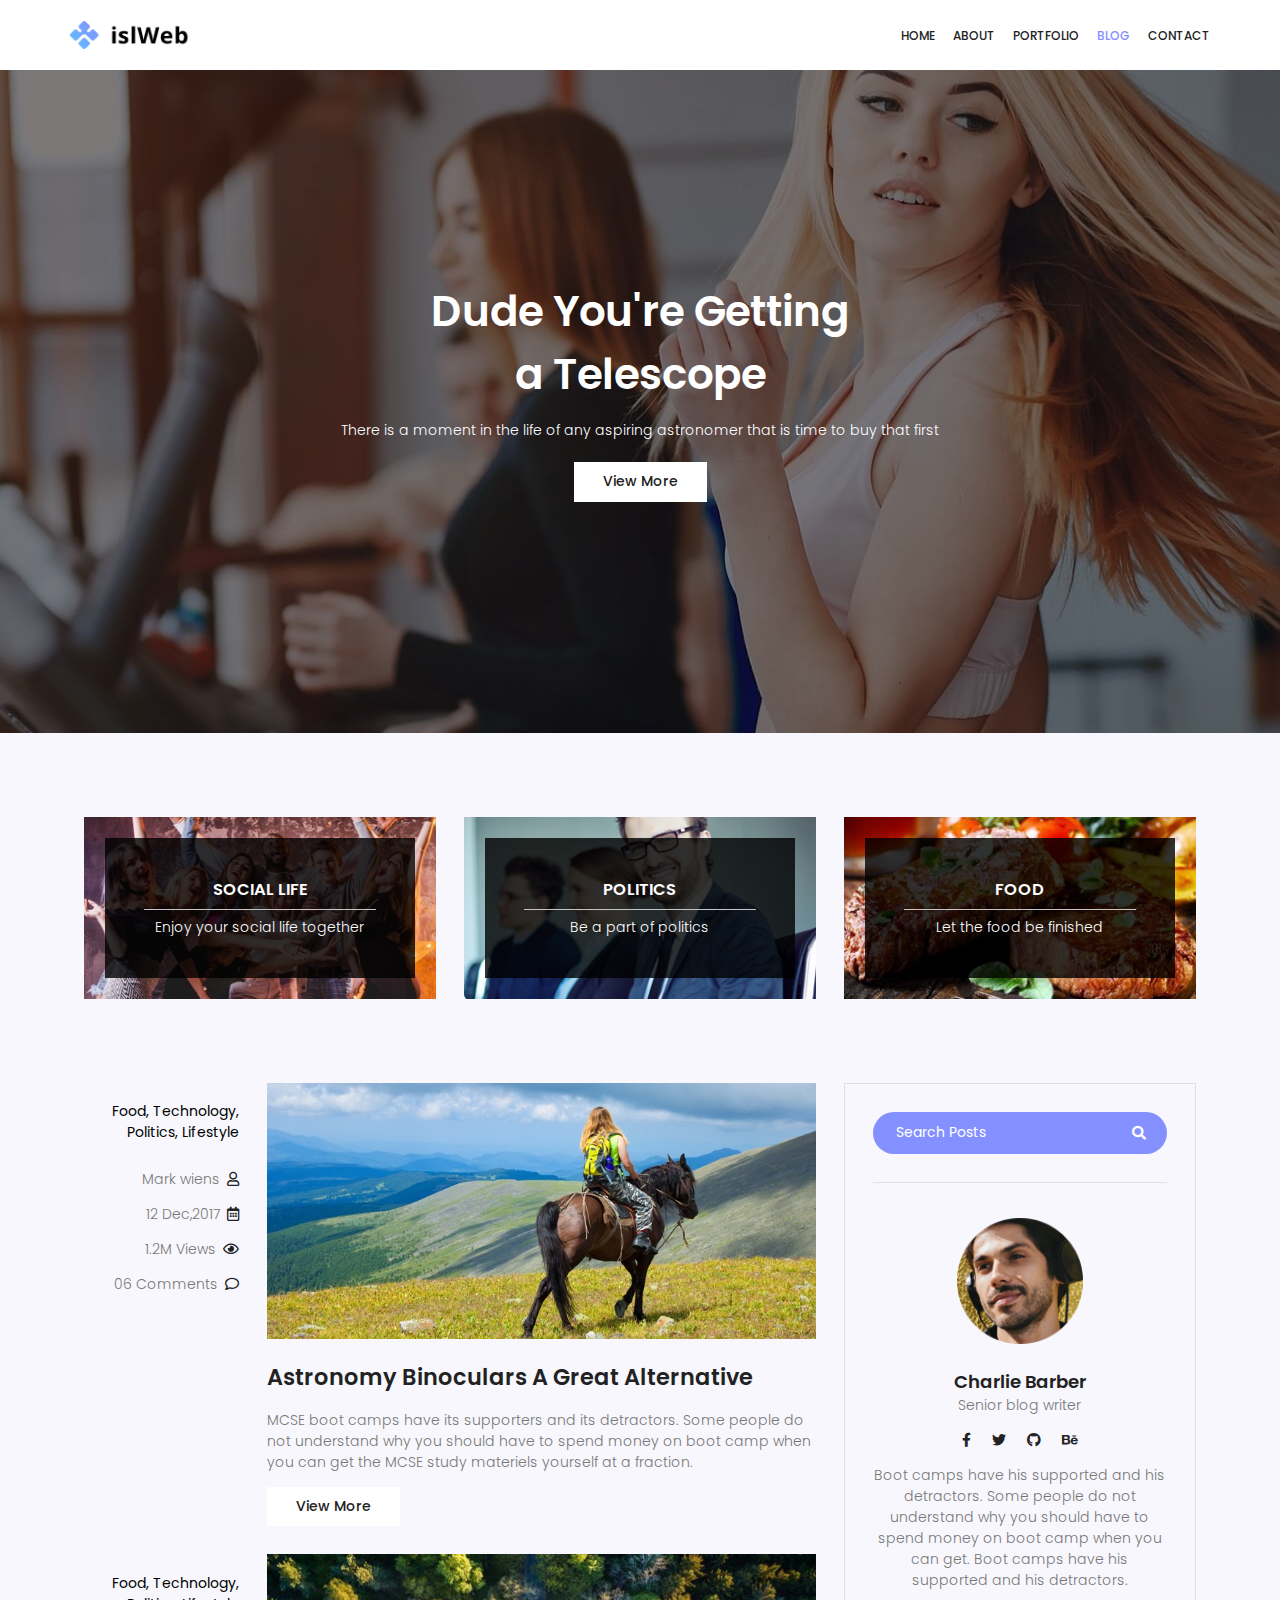
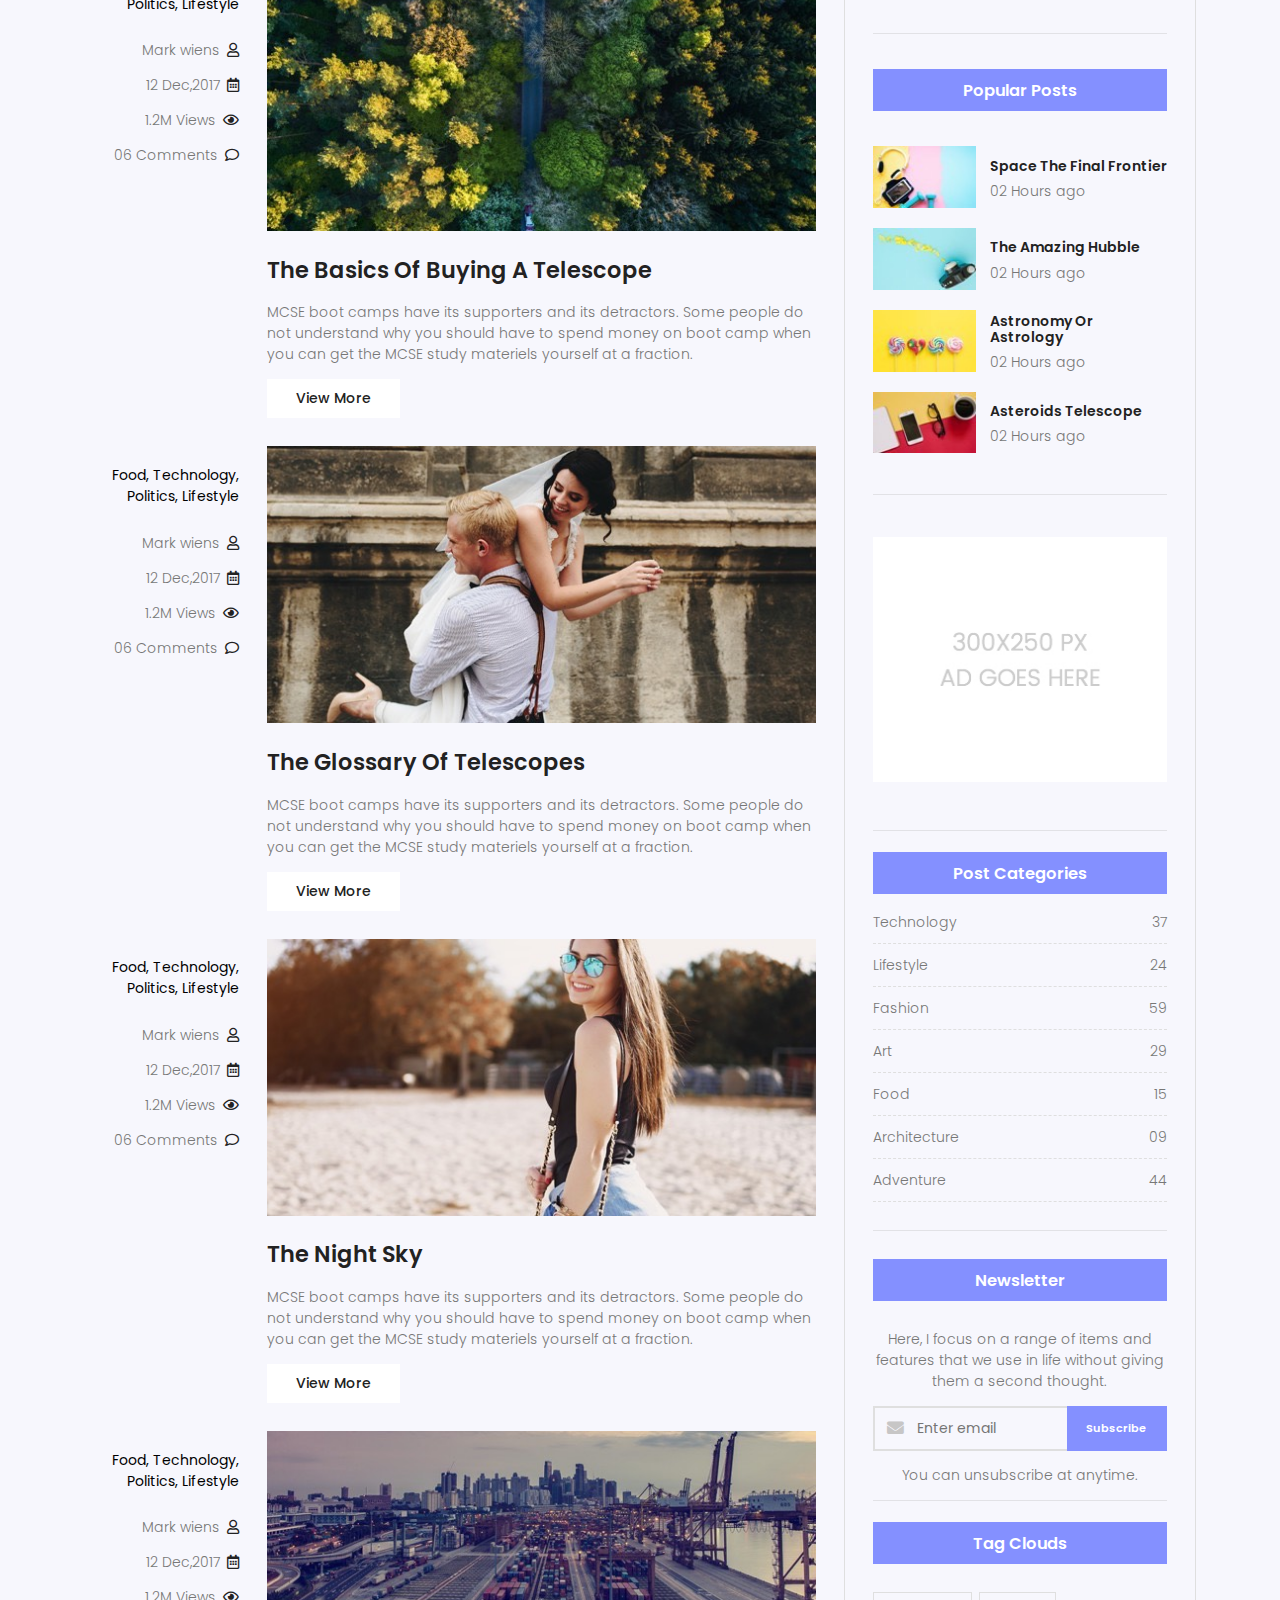
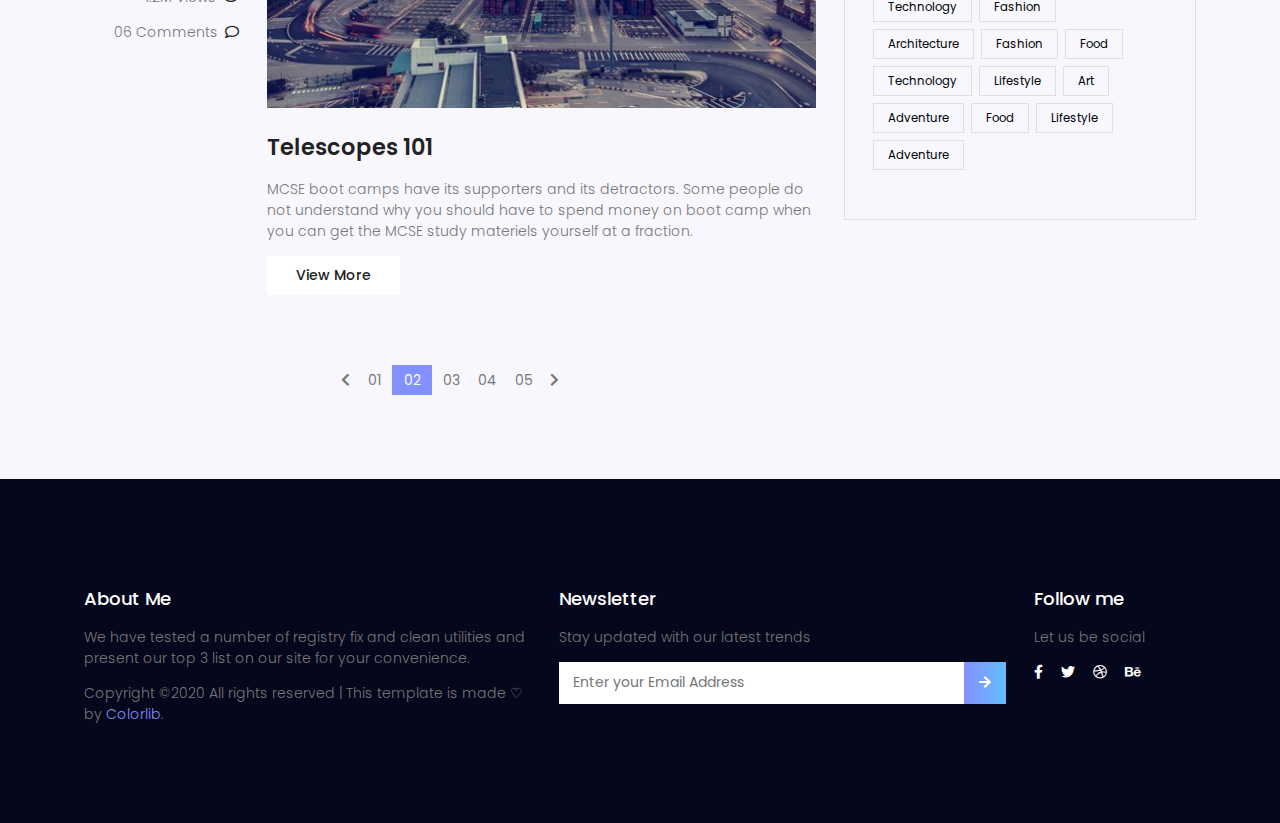
<file: blog.html>
<!DOCTYPE html>
<html lang="en">
    <head>
        <meta charset="UTF-8">
        <meta name="viewport" content="width=device-width, initial-scale=1.0">
        <link href="https://fonts.googleapis.com/css2?family=Poppins:wght@300;500;600&display=swap" rel="stylesheet">
        <link rel="stylesheet" href="https://use.fontawesome.com/releases/v5.13.0/css/all.css">
        <link rel="apple-touch-icon" sizes="180x180" href="img/favicon/apple-touch-icon.png">
        <link rel="icon" type="image/png" sizes="32x32" href="img/favicon/favicon-32x32.png">
        <link rel="icon" type="image/png" sizes="16x16" href="img/favicon/favicon-16x16.png">
        <link rel="manifest" href="img/favicon/site.webmanifest">
        <link rel="stylesheet" type="text/css" href="css/screen.css">
        <title>Blog - ISLWeb</title>
    </head>
    <body>
        <header>
            <div class="l-main-header">
                <div class="wrap">
                    <div class="l-main-header-flex">
                        <a class="main-logoLink-flex" href="index.html"><img class="l-main-logo" src="img/logo.png" alt="HeaderLogo" title="Logo ISLWeb"></a>
                        <div class="l-main-header-menu">
                            <a class="l-main-header-hamburger" id="menuHamburger" href="#"><img src="img/hamburgerMenu.svg" class="imgClickAndChange" onclick="changeImage(this)" alt="Menu"></a>
                            <nav class="l-main-nav" id="mainMenu">
                                <ul class="l-main-nav-menu">
                                    <li><a href="index.html">Home</a></li>
                                    <li><a href="about.html">About</a></li>
                                    <li><a href="portfolio.html">Portfolio</a></li>
                                    <li><a class="is-active-menu" href="blog.html">Blog</a></li>
                                    <li><a href="contact.html">Contact</a></li>
                                </ul>
                            </nav>
                        </div>
                    </div>
                </div>
            </div>
        </header>
        <main>
            <div class="m-blog-banner">
                <div class="m-blog-banner-background">
                    <h1>Dude You're Getting a Telescope</h1>
                    <p>There is a moment in the life of any aspiring astronomer that is time to buy that first</p>
                    <div class="m-section-button-blog">
                        <a href="article.html">View More</a>
                    </div>
                </div>
            </div>
            <div class="m-main-blog">
                <div class="wrap">
                    <div class="m-blog-category">
                        <div class="row">
                            <div class="col-12 col-md-4 col-lg-4">
                                <div class="m-blog-category-container">
                                    <div class="m-blog-category-item category-item-1">
                                        <div class="category-content">
                                            <h3>social life</h3>
                                            <span class="m-category-line"></span>
                                            <p>Enjoy your social life together</p>
                                        </div>
                                    </div>
                                </div>
                            </div>
                            <div class="col-12 col-md-4 col-lg-4">
                                <div class="m-blog-category-container">
                                    <div class="m-blog-category-item category-item-2">
                                        <div class="category-content">
                                            <h3>politics</h3>
                                            <span class="m-category-line"></span>
                                            <p>Be a part of politics</p>
                                        </div>
                                    </div>
                                </div>
                            </div>
                            <div class="col-12 col-md-4 col-lg-4">
                                <div class="m-blog-category-container">
                                    <div class="m-blog-category-item category-item-3">
                                        <div class="category-content">
                                            <h3>food</h3>
                                            <span class="m-category-line"></span>
                                            <p>Let the food be finished</p>
                                        </div>
                                    </div>
                                </div>
                            </div>
                        </div>
                    </div>
                    <div class="m-blog-content">
                        <div class="row">
                            <div class="col-12 col-md-8 col-log-8">
                                <section class="m-blog-article-section">
                                    <article class="m-blog-article">
                                        <div class="row">
                                            <div class="col-12 col-md-3 col-lg-3">
                                                <aside class="m-blog-article-aside">
                                                    <h4>Food, Technology, Politics, Lifestyle</h4>
                                                    <div class="article-aside-flex">
                                                        <p class="article-aside-author">Mark wiens</p>
                                                        <time datetime="2017-12-12">12 Dec,2017</time>
                                                        <p class="article-aside-views">1.2M Views</p>
                                                        <p class="article-aside-comments">06 Comments</p>
                                                    </div>
                                                </aside>
                                            </div>
                                            <div class="col-12 col-md-9 col-lg-9">
                                                <div class="m-blog-article-content">
                                                    <a href="article.html"><img src="img/blog/feature-img1.jpg" alt="article1" title="Article 1"></a>
                                                    <a href="article.html"><h2>Astronomy binoculars a great alternative</h2></a>
                                                    <p>
                                                        MCSE boot camps have its supporters and its detractors. Some people do not understand why you should have to spend money on boot camp when you can get the MCSE study materiels yourself at a fraction.
                                                    </p>
                                                    <div class="m-section-button-blog">
                                                        <a href="article.html">View More</a>
                                                    </div>
                                                </div>
                                            </div>
                                        </div>
                                    </article>
                                    <article class="m-blog-article">
                                        <div class="row">
                                            <div class="col-12 col-md-3 col-lg-3">
                                                <aside class="m-blog-article-aside">
                                                    <h4>Food, Technology, Politics, Lifestyle</h4>
                                                    <div class="article-aside-flex">
                                                        <p class="article-aside-author">Mark wiens</p>
                                                        <time datetime="2017-12-12">12 Dec,2017</time>
                                                        <p class="article-aside-views">1.2M Views</p>
                                                        <p class="article-aside-comments">06 Comments</p>
                                                    </div>
                                                </aside>
                                            </div>
                                            <div class="col-12 col-md-9 col-lg-9">
                                                <div class="m-blog-article-content">
                                                    <a href="article.html"><img src="img/blog/feature-img2.jpg" alt="article2" title="Article 2"></a>
                                                    <a href="article.html"><h2>The basics of buying a telescope</h2></a>
                                                    <p>
                                                        MCSE boot camps have its supporters and its detractors. Some people do not understand why you should have to spend money on boot camp when you can get the MCSE study materiels yourself at a fraction.
                                                    </p>
                                                    <div class="m-section-button-blog">
                                                        <a href="article.html">View More</a>
                                                    </div>
                                                </div>
                                            </div>
                                        </div>
                                    </article>
                                    <article class="m-blog-article">
                                        <div class="row">
                                            <div class="col-12 col-md-3 col-lg-3">
                                                <aside class="m-blog-article-aside">
                                                    <h4>Food, Technology, Politics, Lifestyle</h4>
                                                    <div class="article-aside-flex">
                                                        <p class="article-aside-author">Mark wiens</p>
                                                        <time datetime="2017-12-12">12 Dec,2017</time>
                                                        <p class="article-aside-views">1.2M Views</p>
                                                        <p class="article-aside-comments">06 Comments</p>
                                                    </div>
                                                </aside>
                                            </div>
                                            <div class="col-12 col-md-9 col-lg-9">
                                                <div class="m-blog-article-content">
                                                    <a href="article.html"><img src="img/blog/feature-img3.jpg" alt="article3" title="Article 3"></a>
                                                    <a href="article.html"><h2>The glossary of telescopes</h2></a>
                                                    <p>
                                                        MCSE boot camps have its supporters and its detractors. Some people do not understand why you should have to spend money on boot camp when you can get the MCSE study materiels yourself at a fraction.
                                                    </p>
                                                    <div class="m-section-button-blog">
                                                        <a href="article.html">View More</a>
                                                    </div>
                                                </div>
                                            </div>
                                        </div>
                                    </article>
                                    <article class="m-blog-article">
                                        <div class="row">
                                            <div class="col-12 col-md-3 col-lg-3">
                                                <aside class="m-blog-article-aside">
                                                    <h4>Food, Technology, Politics, Lifestyle</h4>
                                                    <div class="article-aside-flex">
                                                        <p class="article-aside-author">Mark wiens</p>
                                                        <time datetime="2017-12-12">12 Dec,2017</time>
                                                        <p class="article-aside-views">1.2M Views</p>
                                                        <p class="article-aside-comments">06 Comments</p>
                                                    </div>
                                                </aside>
                                            </div>
                                            <div class="col-12 col-md-9 col-lg-9">
                                                <div class="m-blog-article-content">
                                                    <a href="article.html"><img src="img/blog/feature-img4.jpg" alt="article4" title="Article 4"></a>
                                                    <a href="article.html"><h2>The night sky</h2></a>
                                                    <p>
                                                        MCSE boot camps have its supporters and its detractors. Some people do not understand why you should have to spend money on boot camp when you can get the MCSE study materiels yourself at a fraction.
                                                    </p>
                                                    <div class="m-section-button-blog">
                                                        <a href="article.html">View More</a>
                                                    </div>
                                                </div>
                                            </div>
                                        </div>
                                    </article>
                                    <article class="m-blog-article">
                                        <div class="row">
                                            <div class="col-12 col-md-3 col-lg-3">
                                                <aside class="m-blog-article-aside">
                                                    <h4>Food, Technology, Politics, Lifestyle</h4>
                                                    <div class="article-aside-flex">
                                                        <p class="article-aside-author">Mark wiens</p>
                                                        <time datetime="2017-12-12">12 Dec,2017</time>
                                                        <p class="article-aside-views">1.2M Views</p>
                                                        <p class="article-aside-comments">06 Comments</p>
                                                    </div>
                                                </aside>
                                            </div>
                                            <div class="col-12 col-md-9 col-lg-9">
                                                <div class="m-blog-article-content">
                                                    <a href="article.html"><img src="img/blog/feature-img5.jpg" alt="article5" title="Article 5"></a>
                                                    <a href="article.html"><h2>Telescopes 101</h2></a>
                                                    <p>
                                                        MCSE boot camps have its supporters and its detractors. Some people do not understand why you should have to spend money on boot camp when you can get the MCSE study materiels yourself at a fraction.
                                                    </p>
                                                    <div class="m-section-button-blog">
                                                        <a href="article.html">View More</a>
                                                    </div>
                                                </div>
                                            </div>
                                        </div>
                                    </article>
                                    <div class="m-blog-nav">
                                        <ul>
                                            <li><a href="#"><i class="fas fa-chevron-left"></i></a></li>
                                            <li><a href="#">01</a></li>
                                            <li><a class="is-active" href="#">02</a></li>
                                            <li><a href="#">03</a></li>
                                            <li><a href="#">04</a></li>
                                            <li><a href="#">05</a></li>
                                            <li><a href="#"><i class="fas fa-chevron-right"></i></a></li>
                                        </ul>
                                    </div>
                                </section>
                            </div>
                            <div class="col-12 col-md-4 col-log-4">
                                <aside class="m-blog-aside">
                                    <div class="m-blog-search">
                                        <form class="m-blog-form" action="#" method="post">
                                            <input class="m-blog-form-input" placeholder="Search Posts" type="text" name="search"/>
                                            <i class="fas fa-search"></i>
                                        </form>
                                        <span class="m-blog-line"></span>
                                    </div>
                                    <div class="m-blog-userInfo">
                                        <img class= m-blog-userInfo-picture src="img/blog/user-info.png" alt="userInfo" title="Me">
                                        <p class="userNameInfos">charlie barber</p>
                                        <p class="userNameTitle">Senior blog writer</p>
                                        <div class="m-blog-userInfo-social">
                                            <!-- Insérer les liens Fontawesome pour les logos sociaux-->
                                            <a href="#"><i class="fab fa-facebook-f"></i></a>
                                            <a href="#"><i class="fab fa-twitter"></i></a>
                                            <a href="#"><i class="fab fa-github"></i></a>
                                            <a href="#"><i class="fab fa-behance"></i></a>
                                        </div>
                                        <p>
                                            Boot camps have his supported and his detractors. Some people do not understand why you should have to spend money on boot camp when you can get. Boot camps have his supported and his detractors.
                                        </p>
                                        <span class="m-blog-line"></span>
                                    </div>
                                    <div class="m-blog-popularPosts">
                                        <div class="m-blog-popularPosts-title m-aside-title">
                                            <h3>popular posts</h3>
                                        </div>
                                        <div class="m-blog-popularPosts-item">
                                            <div class="m-blog-item-photo">
                                                <a href="article.html"><img src="img/blog/pp1.jpg" alt="pp1" title="Popular Post 1"></a>
                                            </div>
                                            <div class="m-blog-item-text">
                                                <a href="article.html"><h4>Space the final frontier</h4></a>
                                                <p>02 Hours ago</p>
                                            </div>
                                        </div>
                                        <div class="m-blog-popularPosts-item">
                                            <div class="m-blog-item-photo">
                                                <a href="article.html"><img src="img/blog/pp2.jpg" alt="pp2" title="Popular Post 2"></a>
                                            </div>
                                            <div class="m-blog-item-text">
                                                <a href="article.html"><h4>The amazing hubble</h4></a>
                                                <p>02 Hours ago</p>
                                            </div>
                                        </div>
                                        <div class="m-blog-popularPosts-item">
                                            <div class="m-blog-item-photo">
                                                <a href="#article.html"><img src="img/blog/pp3.jpg" alt="pp3" title="Popular Post 3"></a>
                                            </div>
                                            <div class="m-blog-item-text">
                                                <a href="article.html"><h4>Astronomy or astrology</h4></a>
                                                <p>02 Hours ago</p>
                                            </div>
                                        </div>
                                        <div class="m-blog-popularPosts-item">
                                            <div class="m-blog-item-photo">
                                                <a href="article.html"><img src="img/blog/pp4.jpg" alt="pp4" title="Popular Post 4"></a>
                                            </div>
                                            <div class="m-blog-item-text">
                                                <a href="article.html"><h4>Asteroids telescope</h4></a>
                                                <p>02 Hours ago</p>
                                            </div>
                                        </div>
                                        <span class="m-blog-line"></span>
                                    </div>
                                    <div class="m-blog-ad">
                                        <div class="m-blog-ad-container">
                                            <a href="#"><img src="img/blog/ads-banner.jpg" alt="ads-banner" title="Votre pub ici"></a>
                                        </div>
                                        <span class="m-blog-line"></span>
                                    </div>
                                    <div class="m-blog-postCategories">
                                        <div class="m-blog-postCategories-title m-aside-title">
                                            <h3>Post categories</h3>
                                        </div>
                                        <div class="m-blog-postCategories-topics">
                                            <div class="m-blog-postCategories-item">
                                                <p>Technology</p>
                                                <p>37</p>
                                            </div>
                                            <div class="m-blog-postCategories-item">
                                                <p>Lifestyle</p>
                                                <p>24</p>
                                            </div>
                                            <div class="m-blog-postCategories-item">
                                                <p>Fashion</p>
                                                <p>59</p>
                                            </div>
                                            <div class="m-blog-postCategories-item">
                                                <p>Art</p>
                                                <p>29</p>
                                            </div>
                                            <div class="m-blog-postCategories-item">
                                                <p>Food</p>
                                                <p>15</p>
                                            </div>
                                            <div class="m-blog-postCategories-item">
                                                <p>Architecture</p>
                                                <p>09</p>
                                            </div>
                                            <div class="m-blog-postCategories-item">
                                                <p>Adventure</p>
                                                <p>44</p>
                                            </div>
                                        </div>
                                        <span class="m-blog-line"></span>
                                    </div>
                                    <div class="m-blog-newsletter">
                                        <div class="m-blog-newsletter-title m-aside-title">
                                            <h3>Newsletter</h3>
                                        </div>
                                        <div class="m-blog-newsletter-content">
                                            <p>
                                                Here, I focus on a range of items and features that we use in life without giving them a second thought.
                                            </p>
                                            <div class="m-blog-newsletter-container">
                                                <form class="m-blog-newsletter-form" action="#" method="post"> <!-- Formulaire Newsletter -->
                                                    <i class="fas fa-envelope"></i>
                                                    <input class="m-newsletter-form-mail m-blog-form-item" placeholder="Enter email" type="text" name="mail"/>
                                                    <input class="m-newsletter-form-submit m-blog-form-item" type="submit" value="Subscribe"/>
                                                </form>
                                            </div>
                                            <p>
                                                You can unsubscribe at anytime.
                                            </p>
                                            <span class="m-blog-line"></span>
                                        </div>
                                    </div>
                                    <div class="m-blog-tag">
                                        <div class="m-blog-tag-title m-aside-title">
                                            <h3>Tag clouds</h3>
                                        </div>
                                        <div class="m-blog-tag-container">
                                            <div class="m-blog-tag-item">
                                                <h5>Technology</h5>
                                            </div>
                                            <div class="m-blog-tag-item">
                                                <h5>Fashion</h5>
                                            </div>
                                            <div class="m-blog-tag-item">
                                                <h5>Architecture</h5>
                                            </div>
                                            <div class="m-blog-tag-item">
                                                <h5>Fashion</h5>
                                            </div>
                                            <div class="m-blog-tag-item">
                                                <h5>Food</h5>
                                            </div>
                                            <div class="m-blog-tag-item">
                                                <h5>Technology</h5>
                                            </div>
                                            <div class="m-blog-tag-item">
                                                <h5>Lifestyle</h5>
                                            </div>
                                            <div class="m-blog-tag-item">
                                                <h5>Art</h5>
                                            </div>
                                            <div class="m-blog-tag-item">
                                                <h5>Adventure</h5>
                                            </div>
                                            <div class="m-blog-tag-item">
                                                <h5>Food</h5>
                                            </div>
                                            <div class="m-blog-tag-item">
                                                <h5>Lifestyle</h5>
                                            </div>
                                            <div class="m-blog-tag-item">
                                                <h5>Adventure</h5>
                                            </div>
                                        </div>
                                    </div>
                                </aside>
                            </div>
                        </div>
                    </div>
                </div>
            </div>
        </main>
        <footer>
            <div class="l-main-footer">
                <div class="wrap">
                    <div class="row">
                        <div class="col-12 col-md-5 col-lg-5">
                            <div class="l-main-footer-item">
                                <h2>About Me</h2>
                                <p>
                                    We have tested a number of registry fix and clean utilities and present our top 3 list on our site for your convenience.
                                </p>
                                <p>
                                    Copyright &copy;2020 All rights reserved | This template is made &#9825; by <a href="#">Colorlib</a>.
                                </p>
                            </div>
                        </div>
                        <div class="col-12 col-md-5 col-lg-5">
                            <div class="l-main-footer-item">
                                <h2>Newsletter</h2>
                                <p>
                                    Stay updated with our latest trends
                                </p>
                                <div class="l-footer-form">
                                    <form class="l-footer-form-flex" action="#" method="post"> <!-- Formulaire Email -->
                                        <div class="l-footer-form-85">
                                            <input class="l-footer-form-mail l-footer-form-item" placeholder="Enter your Email Address" type="text" id="mail" name="mail"/>
                                        </div>
                                        <div class="l-footer-form-15">
                                            <button class="l-footer-form-submit l-footer-form-item" type="submit" value="Submit">
                                                <i class="fas fa-arrow-right"></i>
                                            </button>
                                        </div>
                                    </form>
                                </div>
                            </div>
                        </div>
                        <div class="col-12 col-md-2 col-lg-2">
                            <div class="l-main-footer-item">
                                <h2>Follow me</h2>
                                <p>
                                    Let us be social
                                </p>
                                <div class="l-main-footer-social">
                                    <!-- Insérer les liens Fontawesome pour les logos sociaux-->
                                    <a href="#"><i class="fab fa-facebook-f"></i></a>
                                    <a href="#"><i class="fab fa-twitter"></i></a>
                                    <a href="#"><i class="fab fa-dribbble"></i></a>
                                    <a href="#"><i class="fab fa-behance"></i></a>
                                </div>
                            </div>
                        </div>
                    </div>
                </div>
            </div>
        </footer>
        <script src="js/main.js"></script>
    </body>
</html>
</file>
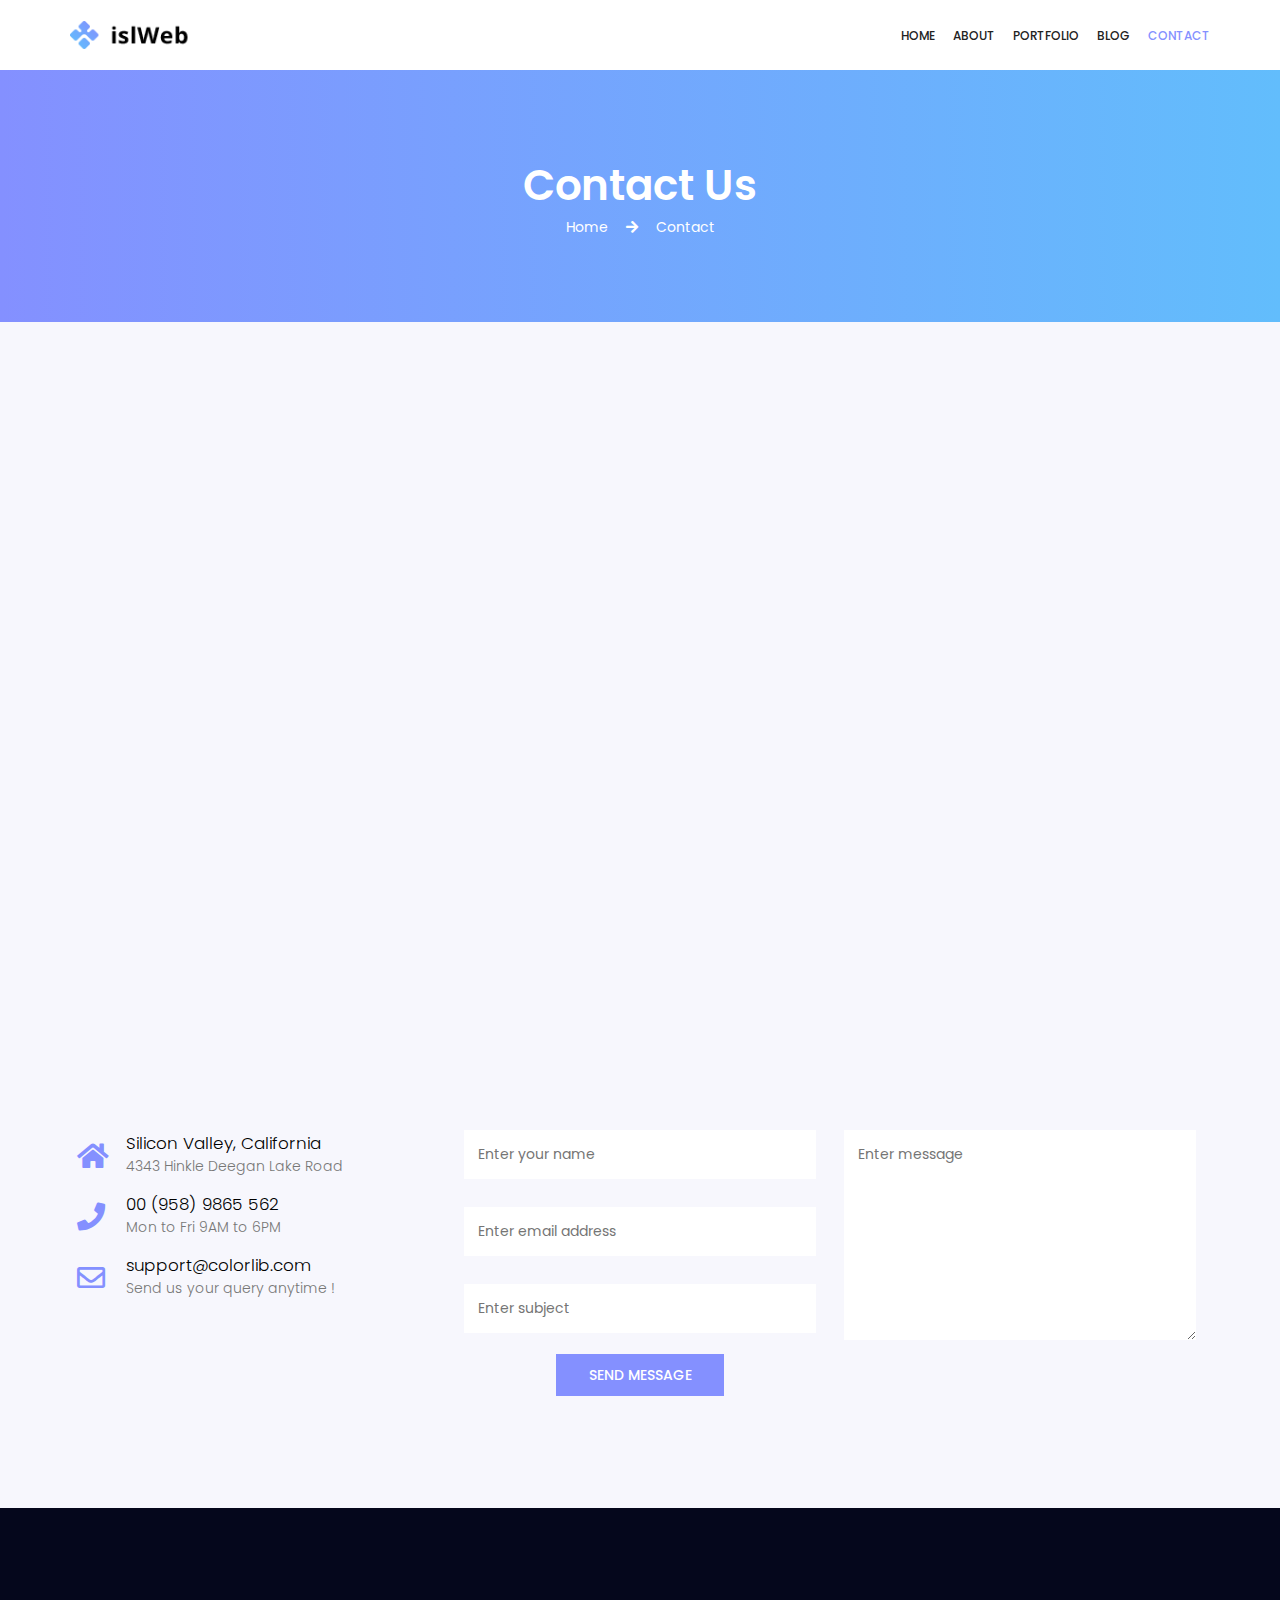
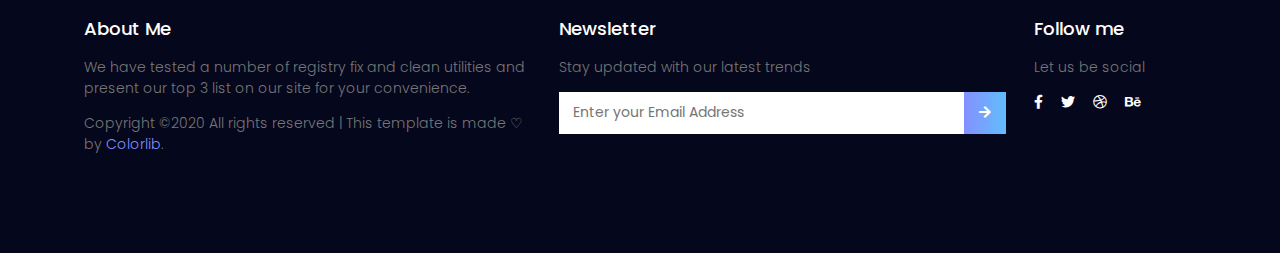
<file: contact.html>
<!DOCTYPE html>
<html lang="en">
    <head>
        <meta charset="UTF-8">
        <meta name="viewport" content="width=device-width, initial-scale=1.0">
        <link href="https://fonts.googleapis.com/css2?family=Poppins:wght@300;500;600&display=swap" rel="stylesheet">
        <link rel="stylesheet" href="https://use.fontawesome.com/releases/v5.13.0/css/all.css">
        <link rel="apple-touch-icon" sizes="180x180" href="img/favicon/apple-touch-icon.png">
        <link rel="icon" type="image/png" sizes="32x32" href="img/favicon/favicon-32x32.png">
        <link rel="icon" type="image/png" sizes="16x16" href="img/favicon/favicon-16x16.png">
        <link rel="manifest" href="img/favicon/site.webmanifest">
        <link rel="stylesheet" type="text/css" href="css/screen.css">
        <title>Contact - ISLWeb</title> 
    </head>
    <body>
        <header>
            <div class="l-main-header">
                <div class="wrap">
                    <div class="l-main-header-flex">
                        <a class="main-logoLink-flex" href="index.html"><img class="l-main-logo" src="img/logo.png" alt="HeaderLogo" title="Logo ISLWeb"></a>
                        <div class="l-main-header-menu">
                            <a class="l-main-header-hamburger" id="menuHamburger" href="#"><img src="img/hamburgerMenu.svg" class="imgClickAndChange" onclick="changeImage(this)" alt="Menu"></a>
                            <nav class="l-main-nav" id="mainMenu">
                                <ul class="l-main-nav-menu">
                                    <li><a href="index.html">Home</a></li>
                                    <li><a href="about.html">About</a></li>
                                    <li><a href="portfolio.html">Portfolio</a></li>
                                    <li><a href="blog.html">Blog</a></li>
                                    <li><a class="is-active-menu" href="contact.html">Contact</a></li>
                                </ul>
                            </nav>
                        </div>
                    </div>
                </div>
            </div>
        </header>
        <main>
            <div class="m-section-general">
                <div class="m-section-contact-header">
                    <h1>Contact Us</h1>
                    <ul>
                        <li><a href="index.html">Home</a></li>
                        <li><i class="fas fa-arrow-right"></i></li>
                        <li>Contact</li>
                    </ul>
                </div>
            </div>
            <div class="m-section-contact">
                <div class="wrap">
                    <div class="m-section-map-container">
                        <div class="m-section-about-map">
                            <!-- Ajouter code Pour map google -->
                            <iframe src="https://www.google.com/maps/embed?pb=!1m18!1m12!1m3!1d3172.4135199151056!2d-122.00751798469507!3d37.33271767984238!2m3!1f0!2f0!3f0!3m2!1i1024!2i768!4f13.1!3m3!1m2!1s0x808fb590b4b4985b%3A0x4569138892ad41a1!2sApple%20Park%20Visitor%20Center!5e0!3m2!1sfr!2sbe!4v1588454013753!5m2!1sfr!2sbe"></iframe>
                        </div>
                    </div>
                    <div class="m-section-contact-infos">
                        <div class="row">
                            <div class="col-12 col-md-4 col-lg-4">
                                <!-- Infos textuelles-->
                                <address class="m-infos-text">
                                    <div class="m-infos-text-item">
                                        <i class="fas fa-home"></i>
                                        <strong>Silicon Valley, California</strong>
                                        <p>4343 Hinkle Deegan Lake Road</p>
                                    </div>
                                    <div class="m-infos-text-item">
                                        <i class="fas fa-phone"></i>
                                        <strong>00 (958) 9865 562</strong>
                                        <p>Mon to Fri 9AM to 6PM</p>
                                    </div>
                                    <div class="m-infos-text-item">
                                        <i class="far fa-envelope"></i>
                                        <strong>support@colorlib.com</strong>
                                        <p>Send us your query anytime !</p>
                                    </div>
                                </address>
                            </div>
                            <div class="col-12 col-md-4 col-lg-4">
                                <!-- Formulaire type input -->
                                <div class="m-footer-loginform">
                                    <form action="#" method="post">
                                        <div class="m-loginform-item m-loginform-username">
                                            <input placeholder="Enter your name" type="text" id="name" name="name"/>
                                        </div>
                                        <div class="m-loginform-item m-loginform-mail">
                                            <input placeholder="Enter email address" type="text" id="email" name="mail"/>
                                        </div>
                                        <div class="m-loginform-item m-loginform-subject">
                                            <input placeholder="Enter subject" type="text" id="subject" name="subject"/>
                                        </div>
                                    </form>
                                </div>
                            </div>
                            <div class="col-12 col-md-4 col-lg-4">
                                <!-- Formulaire type input message long -->
                                <div class="m-loginform-item m-loginform-message">
                                    <textarea placeholder="Enter message" id="message" name="message"></textarea>
                                </div>
                            </div>
                        </div>
                        <!-- Input type Submit bouton -->
                        <div class="m-loginform-sendbutton">
                            <input type="submit" value="Send message"/>
                        </div>
                    </div>
                </div>
            </div>
        </main>
        <footer>
            <div class="l-main-footer">
                <div class="wrap">
                    <div class="row">
                        <div class="col-12 col-md-5 col-lg-5">
                            <div class="l-main-footer-item">
                                <h2>About Me</h2>
                                <p>
                                    We have tested a number of registry fix and clean utilities and present our top 3 list on our site for your convenience.
                                </p>
                                <p>
                                    Copyright &copy;2020 All rights reserved | This template is made &#9825; by <a href="#">Colorlib</a>.
                                </p>
                            </div>
                        </div>
                        <div class="col-12 col-md-5 col-lg-5">
                            <div class="l-main-footer-item">
                                <h2>Newsletter</h2>
                                <p>
                                    Stay updated with our latest trends
                                </p>
                                <div class="l-footer-form">
                                    <form class="l-footer-form-flex" action="#" method="post"> <!-- Formulaire Email -->
                                        <div class="l-footer-form-85">
                                            <input class="l-footer-form-mail l-footer-form-item" placeholder="Enter your Email Address" type="text" id="mail" name="mail"/>
                                        </div>
                                        <div class="l-footer-form-15">
                                            <button class="l-footer-form-submit l-footer-form-item" type="submit" value="Submit">
                                                <i class="fas fa-arrow-right"></i>
                                            </button>
                                        </div>
                                    </form>
                                </div>
                            </div>
                        </div>
                        <div class="col-12 col-md-2 col-lg-2">
                            <div class="l-main-footer-item">
                                <h2>Follow me</h2>
                                <p>
                                    Let us be social
                                </p>
                                <div class="l-main-footer-social">
                                    <!-- Insérer les liens Fontawesome pour les logos sociaux-->
                                    <a href="#"><i class="fab fa-facebook-f"></i></a>
                                    <a href="#"><i class="fab fa-twitter"></i></a>
                                    <a href="#"><i class="fab fa-dribbble"></i></a>
                                    <a href="#"><i class="fab fa-behance"></i></a>
                                </div>
                            </div>
                        </div>
                    </div>
                </div>
            </div>
        </footer>
        <script src="js/main.js"></script>
    </body>
</html>
</file>
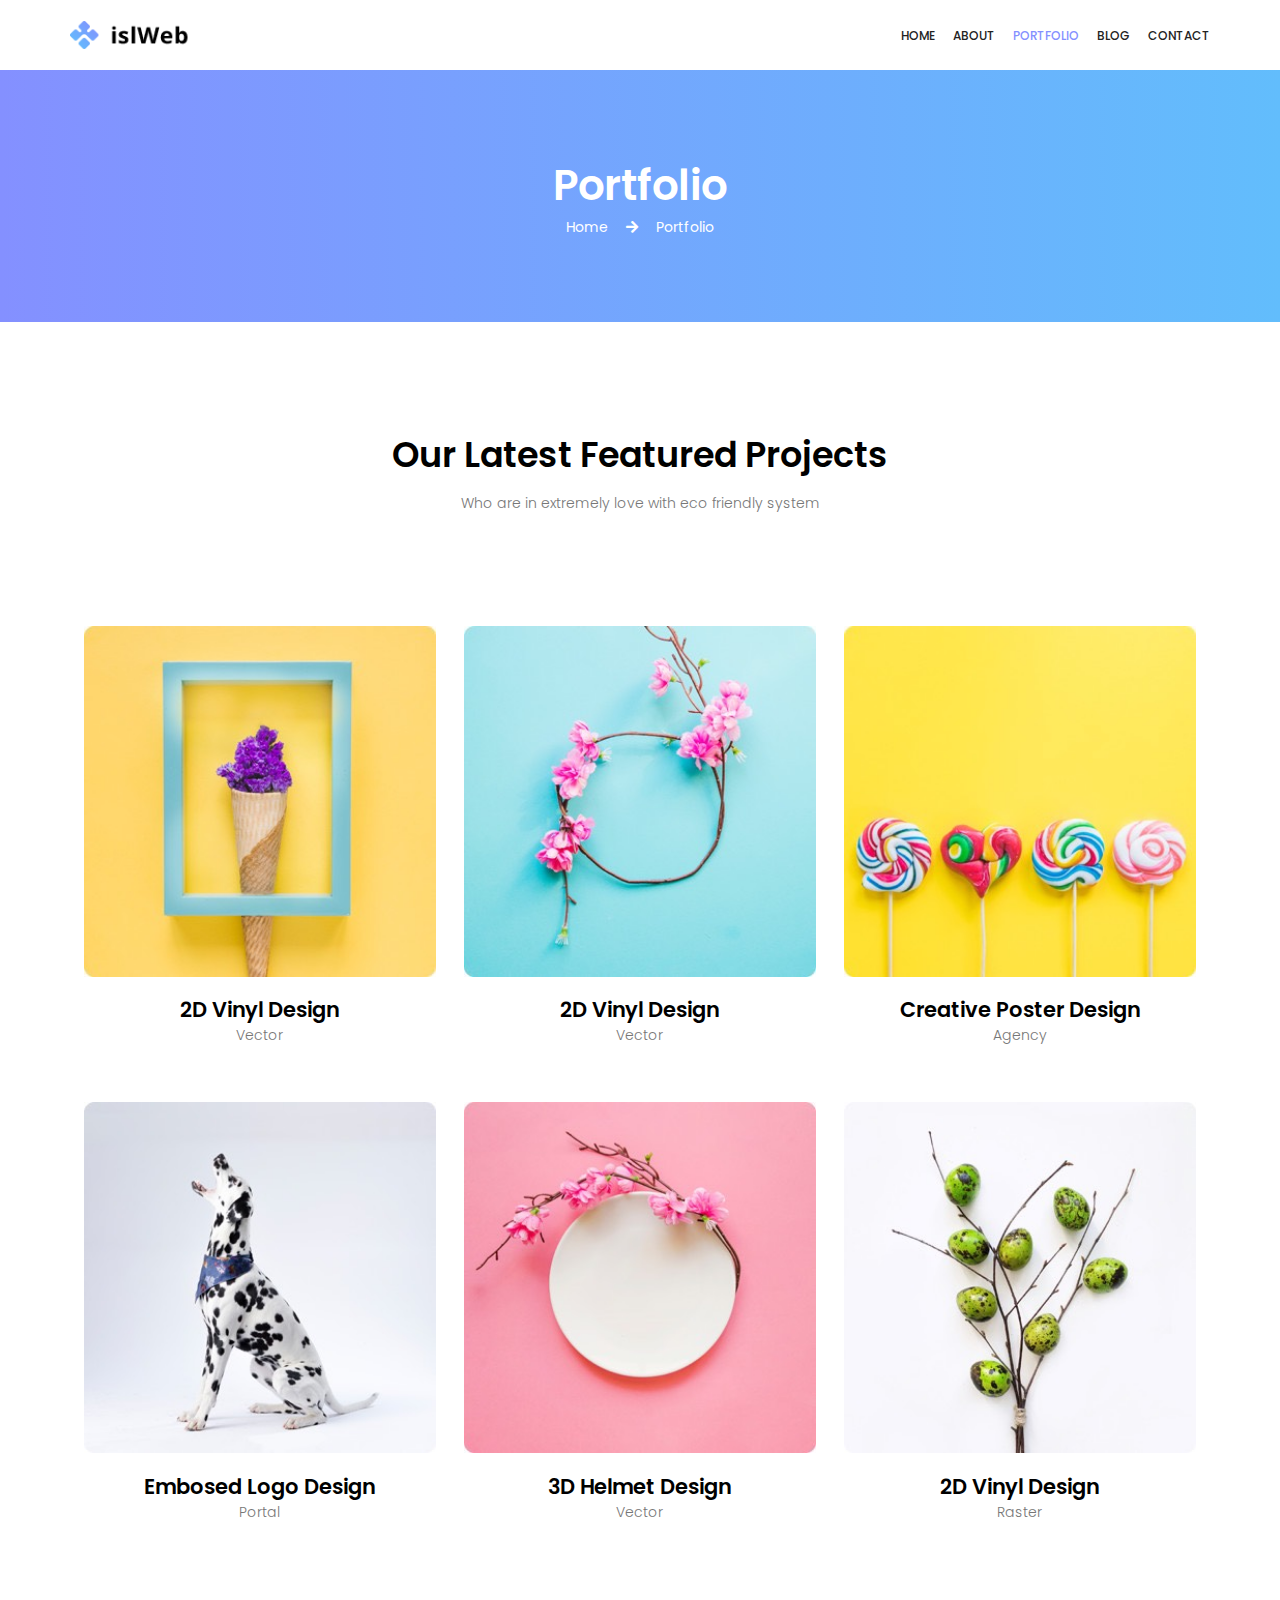
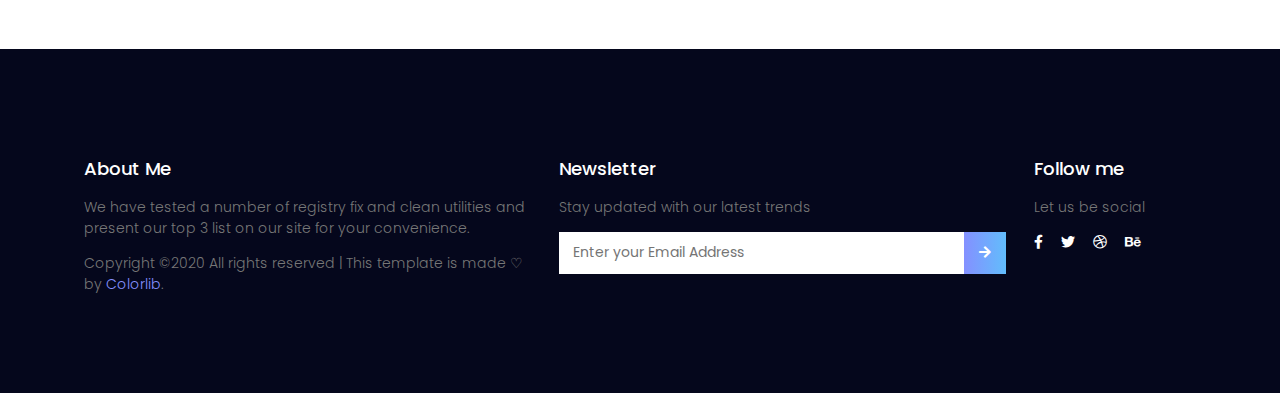
<file: portfolio.html>
<!DOCTYPE html>
<html lang="en">
    <head>
        <meta charset="UTF-8">
        <meta name="viewport" content="width=device-width, initial-scale=1.0">
        <link href="https://fonts.googleapis.com/css2?family=Poppins:wght@300;500;600&display=swap" rel="stylesheet">
        <link rel="stylesheet" href="https://use.fontawesome.com/releases/v5.13.0/css/all.css">
        <link rel="apple-touch-icon" sizes="180x180" href="img/favicon/apple-touch-icon.png">
        <link rel="icon" type="image/png" sizes="32x32" href="img/favicon/favicon-32x32.png">
        <link rel="icon" type="image/png" sizes="16x16" href="img/favicon/favicon-16x16.png">
        <link rel="manifest" href="img/favicon/site.webmanifest">
        <link rel="stylesheet" type="text/css" href="css/screen.css">
        <title>Portfolio - ISLWeb</title> 
    </head>
    <body>
        <header>
            <div class="l-main-header">
                <div class="wrap">
                    <div class="l-main-header-flex">
                        <a class="main-logoLink-flex" href="index.html"><img class="l-main-logo" src="img/logo.png" alt="HeaderLogo" title="Logo ISLWeb"></a>
                        <div class="l-main-header-menu">
                            <a class="l-main-header-hamburger" id="menuHamburger" href="#"><img src="img/hamburgerMenu.svg" class="imgClickAndChange" onclick="changeImage(this)" alt="Menu"></a>
                            <nav class="l-main-nav" id="mainMenu">
                                <ul class="l-main-nav-menu">
                                    <li><a href="index.html">Home</a></li>
                                    <li><a href="about.html">About</a></li>
                                    <li><a class="is-active-menu" href="portfolio.html">Portfolio</a></li>
                                    <li><a href="blog.html">Blog</a></li>
                                    <li><a href="contact.html">Contact</a></li>
                                </ul>
                            </nav>
                        </div>
                    </div>
                </div>
            </div>
        </header>
        <main>
            <div class="m-section-general">
                <div class="m-section-porfolio-header">
                    <h1>Portfolio</h1>
                    <ul>
                        <li><a href="index.html">Home</a></li>
                        <li><i class="fas fa-arrow-right"></i></li>
                        <li>Portfolio</li>
                    </ul>
                </div>
            </div>
            <section class="m-section-latestProjects">
                <div class="wrap">
                    <h1>Our Latest Featured Projects</h1>
                    <h3>Who are in extremely love with eco friendly system</h3>
                    <div class="row">
                        <div class="col-12 col-md-4 col-lg-4">
                            <div class="m-latestProjects-item">
                                <div class="m-latestProjects-img-container">
                                    <img src="img/p1.jpg" alt="icecream" title="Icecream">
                                    <div class="latestProjects-item-overlay">
                                        <a href="#"><img src="img/preview.png" alt="preview" title="Article 1"></a>
                                    </div>
                                </div>
                                <h2>2D Vinyl Design</h2>
                                <p>
                                    Vector
                                </p>
                            </div>
                        </div>
                        <div class="col-12 col-md-4 col-lg-4">
                            <div class="m-latestProjects-item">
                                <div class="m-latestProjects-img-container">
                                    <img src="img/p2.jpg" alt="blueFlower" title="Blue flower">
                                    <div class="latestProjects-item-overlay">
                                        <a href="#"><img src="img/preview.png" alt="preview" title="Article 2"></a>
                                    </div>
                                </div>
                                <h2>2D Vinyl Design</h2>
                                <p>
                                    Vector
                                </p>
                            </div>
                        </div>
                        <div class="col-12 col-md-4 col-lg-4">
                            <div class="m-latestProjects-item">
                                <div class="m-latestProjects-img-container">
                                    <img src="img/p3.jpg" alt="candy" title="Candy">
                                    <div class="latestProjects-item-overlay">
                                        <a href="#"><img src="img/preview.png" alt="preview" title="Article 3"></a>
                                    </div>
                                </div>
                                <h2>Creative Poster Design</h2>
                                <p>
                                    Agency
                                </p>
                            </div>
                        </div>
                        <div class="col-12 col-md-4 col-lg-4">
                            <div class="m-latestProjects-item">
                                <div class="m-latestProjects-img-container">
                                    <img src="img/p4.jpg" alt="dog" title="Dog">
                                    <div class="latestProjects-item-overlay">
                                        <a href="#"><img src="img/preview.png" alt="preview" title="Article 4"></a>
                                    </div>
                                </div>
                                <h2>Embosed Logo Design</h2>
                                <p>
                                    Portal
                                </p>
                            </div>
                        </div>
                        <div class="col-12 col-md-4 col-lg-4">
                            <div class="m-latestProjects-item">
                                <div class="m-latestProjects-img-container">
                                    <img src="img/p5.jpg" alt="pinkFlower" title="Pink flower">
                                    <div class="latestProjects-item-overlay">
                                        <a href="#"><img src="img/preview.png" alt="preview" title="Article 5"></a>
                                    </div>
                                </div>
                                <h2>3D Helmet Design</h2>
                                <p>
                                    Vector
                                </p>
                            </div>
                        </div>
                        <div class="col-12 col-md-4 col-lg-4">
                            <div class="m-latestProjects-item">
                                <div class="m-latestProjects-img-container">
                                    <img src="img/p6.jpg" alt="eggFlower" title="Egg flower">
                                    <div class="latestProjects-item-overlay">
                                        <a href="#"><img src="img/preview.png" alt="preview" title="Article 5"></a>
                                    </div>
                                </div>
                                <h2>2D Vinyl Design</h2>
                                <p>
                                    Raster
                                </p>
                            </div>
                        </div>
                    </div>
                </div>
            </section>
        </main>
        <footer>
            <div class="l-main-footer">
                <div class="wrap">
                    <div class="row">
                        <div class="col-12 col-md-5 col-lg-5">
                            <div class="l-main-footer-item">
                                <h2>About Me</h2>
                                <p>
                                    We have tested a number of registry fix and clean utilities and present our top 3 list on our site for your convenience.
                                </p>
                                <p>
                                    Copyright &copy;2020 All rights reserved | This template is made &#9825; by <a href="#">Colorlib</a>.
                                </p>
                            </div>
                        </div>
                        <div class="col-12 col-md-5 col-lg-5">
                            <div class="l-main-footer-item">
                                <h2>Newsletter</h2>
                                <p>
                                    Stay updated with our latest trends
                                </p>
                                <div class="l-footer-form">
                                    <form class="l-footer-form-flex" action="#" method="post"> <!-- Formulaire Email -->
                                        <div class="l-footer-form-85">
                                            <input class="l-footer-form-mail l-footer-form-item" placeholder="Enter your Email Address" type="text" id="mail" name="mail"/>
                                        </div>
                                        <div class="l-footer-form-15">
                                            <button class="l-footer-form-submit l-footer-form-item" type="submit" value="Submit">
                                                <i class="fas fa-arrow-right"></i>
                                            </button>
                                        </div>
                                    </form>
                                </div>
                            </div>
                        </div>
                        <div class="col-12 col-md-2 col-lg-2">
                            <div class="l-main-footer-item">
                                <h2>Follow me</h2>
                                <p>
                                    Let us be social
                                </p>
                                <div class="l-main-footer-social">
                                    <!-- Insérer les liens Fontawesome pour les logos sociaux-->
                                    <a href="#"><i class="fab fa-facebook-f"></i></a>
                                    <a href="#"><i class="fab fa-twitter"></i></a>
                                    <a href="#"><i class="fab fa-dribbble"></i></a>
                                    <a href="#"><i class="fab fa-behance"></i></a>
                                </div>
                            </div>
                        </div>
                    </div>
                </div>
            </div>
        </footer>
        <script src="js/main.js"></script>
    </body>
</html>
</file>
<file: css/screen.css>
.row {
  display: -webkit-box;
  display: -ms-flexbox;
  display: flex;
  -ms-flex-wrap: wrap;
      flex-wrap: wrap;
}

/* colonne 1-12 */
.col-1 {
  width: 8.33333%;
}

.col-2 {
  width: 16.66667%;
}

.col-3 {
  width: 25%;
}

.col-4 {
  width: 33.33333%;
}

.col-5 {
  width: 41.66667%;
}

.col-6 {
  width: 50%;
}

.col-7 {
  width: 58.33333%;
}

.col-8 {
  width: 66.66667%;
}

.col-9 {
  width: 75%;
}

.col-10 {
  width: 83.33333%;
}

.col-11 {
  width: 91.66667%;
}

.col-12 {
  width: 100%;
}

/* colonne-x */
@media screen and (min-width: 720px) {
  .col-md-1 {
    width: 8.33333%;
  }
  .col-md-2 {
    width: 16.66667%;
  }
  .col-md-3 {
    width: 25%;
  }
  .col-md-4 {
    width: 33.33333%;
  }
  .col-md-5 {
    width: 41.66667%;
  }
  .col-md-6 {
    width: 50%;
  }
  .col-md-7 {
    width: 58.33333%;
  }
  .col-md-8 {
    width: 66.66667%;
  }
  .col-md-9 {
    width: 75%;
  }
  .col-md-10 {
    width: 83.33333%;
  }
  .col-md-11 {
    width: 91.66667%;
  }
  .col-md-12 {
    width: 100%;
  }
}

@media screen and (min-width: 1024px) {
  .col-lg-1 {
    width: 8.33333%;
  }
  .col-lg-2 {
    width: 16.66667%;
  }
  .col-lg-3 {
    width: 25%;
  }
  .col-lg-4 {
    width: 33.33333%;
  }
  .col-lg-5 {
    width: 41.66667%;
  }
  .col-lg-6 {
    width: 50%;
  }
  .col-lg-7 {
    width: 58.33333%;
  }
  .col-lg-8 {
    width: 66.66667%;
  }
  .col-lg-9 {
    width: 75%;
  }
  .col-lg-10 {
    width: 83.33333%;
  }
  .col-lg-11 {
    width: 91.66667%;
  }
  .col-lg-12 {
    width: 100%;
  }
}

@media screen and (min-width: 1200px) {
  .col-xl-1 {
    width: 8.33333%;
  }
  .col-xl-2 {
    width: 16.66667%;
  }
  .col-xl-3 {
    width: 25%;
  }
  .col-xl-4 {
    width: 33.33333%;
  }
  .col-xl-5 {
    width: 41.66667%;
  }
  .col-xl-6 {
    width: 50%;
  }
  .col-xl-7 {
    width: 58.33333%;
  }
  .col-xl-8 {
    width: 66.66667%;
  }
  .col-xl-9 {
    width: 75%;
  }
  .col-xl-10 {
    width: 83.33333%;
  }
  .col-xl-11 {
    width: 91.66667%;
  }
  .col-xl-12 {
    width: 100%;
  }
}

/* Small Reset */
body, h1, h2, h3, h4, h5, h6, p, ol, ul {
  font-weight: normal;
}

ol, ul {
  list-style: none;
}

img {
  width: 100%;
  height: auto;
}

a {
  text-decoration: none;
}

html {
  font-size: 16px;
}

body {
  font-family: 'poppins', sans-serif;
  width: 100%;
  height: auto;
  margin: 0 auto;
  padding: 0 auto;
}

p {
  color: #777777;
  font-weight: 300;
}

.wrap {
  max-width: 1140px;
  margin: 0 auto;
  padding: 0 1rem;
}

input, textarea {
  -moz-appearance: none;
  -webkit-appearance: none;
  border-radius: 0;
}

.l-main-header {
  margin: 0;
  padding: 0;
}

.l-main-header-flex {
  display: -webkit-box;
  display: -ms-flexbox;
  display: flex;
  -webkit-box-pack: justify;
      -ms-flex-pack: justify;
          justify-content: space-between;
  -webkit-box-align: center;
      -ms-flex-align: center;
          align-items: center;
  padding: 1.5rem 0rem;
}

.l-main-header-flex .main-logoLink-flex {
  display: -webkit-box;
  display: -ms-flexbox;
  display: flex;
  -webkit-box-align: start;
      -ms-flex-align: start;
          align-items: flex-start;
  -webkit-box-orient: vertical;
  -webkit-box-direction: normal;
      -ms-flex-direction: column;
          flex-direction: column;
}

.l-main-logo {
  max-width: 133px;
  max-height: 30px;
}

.l-main-header-hamburger {
  position: relative;
}

.l-main-header-hamburger img {
  width: 2rem;
  height: auto;
  display: -webkit-box;
  display: -ms-flexbox;
  display: flex;
  position: absolute;
  z-index: 2;
  top: 0;
  right: 0;
  transform: translate(0, 0);
  -webkit-transform: translate(0, -50%);
  -moz-transform: translate(0, 0);
}

.l-main-nav {
  display: none;
}

.l-main-nav a {
  text-decoration: none;
  color: #ffffff;
  display: block;
  padding-bottom: 1.2rem;
  text-transform: uppercase;
  font-size: .9rem;
}

.l-main-nav .is-active-menu {
  color: #8490ff;
}

.l-main-nav ul {
  padding: 2rem 1rem;
  margin: 0;
}

.l-main-nav.is-active {
  display: block;
  position: absolute;
  top: 0;
  left: 0;
  background: rgba(0, 0, 0, 0.9);
  width: 75%;
  height: 100%;
  z-index: 1;
}

.l-main-nav.is-active::before {
  content: "";
  position: absolute;
  top: 0;
  left: 0;
  display: block;
  width: 150%;
  height: 100%;
  background: rgba(0, 0, 0, 0.7);
  z-index: -1;
}

@media screen and (min-width: 720px) {
  html {
    font-size: 14px;
  }
  .l-main-header-hamburger {
    display: none;
  }
  .l-main-header-flex {
    padding: 1rem 0;
  }
  .l-main-logo {
    width: 7.5rem;
    height: auto;
  }
  .l-main-nav {
    display: block;
  }
  .l-main-nav ul {
    padding: 0;
  }
  .l-main-nav li {
    display: inline-block;
    border-bottom: none;
  }
  .l-main-nav a {
    color: #222222;
    letter-spacing: 0;
    padding: 0;
    margin-left: 1rem;
    font-size: 12px;
    font-weight: 500;
  }
  .l-main-nav a:hover {
    color: #8490ff;
  }
}

@media screen and (min-width: 1024px) {
  .l-main-header-flex {
    padding: 1.5rem 0rem;
  }
  .l-main-logo {
    width: 9rem;
    height: auto;
  }
}

.m-section-presentation h1 {
  text-transform: uppercase;
  letter-spacing: 2px;
  font-size: 1rem;
}

.m-section-presentation .img-container {
  width: 65%;
  height: auto;
  margin: 0 auto;
  padding-top: 4rem;
  padding-bottom: 2rem;
}

.m-section-presentation-me {
  background: #f7f7fd;
}

.m-section-presentation-me h2 {
  font-size: 2rem;
  text-transform: uppercase;
  font-weight: 600;
  margin: 0;
}

.m-section-presentation-me .presentation-me-text {
  padding-top: 3rem;
}

.m-section-presentation-aboutme .img-container {
  width: 100%;
  padding-top: 8rem;
}

.m-section-presentation-aboutme h1 {
  letter-spacing: 0;
}

.m-section-presentation-aboutme h2 {
  text-transform: uppercase;
  font-size: 1.4rem;
  font-weight: 600;
}

.m-section-presentation-aboutme p {
  padding: 1rem 0;
}

.m-section-button {
  background: -webkit-gradient(linear, left top, right top, from(#8490ff), to(#62bdfc));
  background: linear-gradient(to right, #8490ff, #62bdfc);
  width: 11rem;
  height: 2.8rem;
  text-align: center;
}

.m-section-button a {
  height: 2.8rem;
  line-height: 2.8rem;
  white-space: nowrap;
  text-transform: uppercase;
  font-size: 13px;
  color: #fff;
  font-weight: 500;
  display: block;
}

.m-section-services-offer {
  padding: 6rem 1rem;
  text-align: center;
}

.m-section-services-offer h1 {
  font-size: 2.5rem;
  font-weight: 600;
  line-height: 3.5rem;
  margin-bottom: 0;
}

.m-section-services-offer h2 {
  font-weight: 600;
  font-size: 1.3rem;
}

.m-section-services-offer i {
  font-size: 2.5rem;
  padding-bottom: 1rem;
}

.m-services-offer-item {
  padding: 2.5rem 0;
}

.m-section-services-counter {
  text-align: center;
  background: -webkit-gradient(linear, left top, right top, from(#8490ff), to(#62bdfc));
  background: linear-gradient(to right, #8490ff, #62bdfc);
  padding: 7rem 0;
}

.m-services-counter-item {
  padding: 2rem 0;
}

.m-services-counter-item p {
  color: #fff;
  font-size: 16px;
  margin: 0;
}

.m-services-counter-item .counter-item-text {
  font-size: 3rem;
  font-weight: 600;
  letter-spacing: -0.5px;
}

.m-section-latestProjects {
  padding: 6rem 0;
  text-align: center;
}

.m-section-latestProjects h1 {
  font-size: 2.5rem;
  font-weight: 600;
  line-height: 3.5rem;
  margin-bottom: 0;
}

.m-section-latestProjects h2 {
  font-weight: 600;
  margin-bottom: 0;
}

.m-section-latestProjects h3 {
  padding-bottom: 8rem;
  font-weight: 300;
  color: #777777;
  font-size: 1rem;
}

.m-section-latestProjects p {
  margin: 0;
  padding-bottom: 2rem;
}

.m-latestProjects-img-container {
  position: relative;
  width: 100%;
  height: auto;
  display: -webkit-box;
  display: -ms-flexbox;
  display: flex;
  -webkit-box-align: start;
      -ms-flex-align: start;
          align-items: flex-start;
  -webkit-box-orient: vertical;
  -webkit-box-direction: normal;
      -ms-flex-direction: column;
          flex-direction: column;
}

.m-latestProjects-img-container .latestProjects-item-overlay {
  position: absolute;
  top: 0;
  bottom: 0;
  left: 0;
  right: 0;
  height: 100%;
  width: 100%;
  opacity: 0;
  -webkit-transition: .5s ease;
  transition: .5s ease;
  background: -webkit-gradient(linear, left top, right top, from(#8490ff), to(#62bdfc));
  background: linear-gradient(to right, #8490ff, #62bdfc);
  border-radius: 11px;
}

.m-latestProjects-img-container .latestProjects-item-overlay img {
  width: 100%;
  height: 100%;
  -o-object-fit: none;
     object-fit: none;
}

.m-latestProjects-img-container .latestProjects-item-overlay:hover {
  opacity: .8;
}

.m-section-latestPosts {
  padding-top: 6rem;
  padding-bottom: 10rem;
  background: #f7f7fd;
  text-align: center;
}

.m-section-latestPosts h1 {
  font-size: 3rem;
  font-weight: 600;
  line-height: 3.5rem;
  margin-bottom: 0;
  text-transform: capitalize;
}

.m-section-latestPosts h2 {
  text-transform: uppercase;
  font-weight: 600;
  font-size: 1.3rem;
  line-height: 1.5rem;
}

.m-section-latestPosts a {
  color: #222222;
}

.m-section-latestPosts .latestPosts-subtitle {
  padding-bottom: 6rem;
  font-weight: 300;
  color: #777777;
}

.m-latestPosts-article {
  text-align: left;
}

.m-latestPosts-article p {
  font-size: 16px;
}

.m-latestPosts-article-info {
  display: -webkit-box;
  display: -ms-flexbox;
  display: flex;
  -webkit-box-pack: justify;
      -ms-flex-pack: justify;
          justify-content: space-between;
  padding: .5rem 0;
  font-size: 14px;
}

.m-latestPosts-article-info h3 {
  margin: 0;
  padding-left: .5rem;
  font-weight: 300;
  font-size: 1rem;
}

.m-latestPosts-article-info i {
  color: #777777;
  padding-left: 1rem;
}

.m-latestPosts-article-info p {
  margin: 0;
  padding-left: .3rem;
}

.m-latestPosts-article-info a {
  display: -webkit-box;
  display: -ms-flexbox;
  display: flex;
}

.m-latestPosts-article-info img {
  width: 2rem;
  height: 2rem;
}

.m-latestPosts-article-info .article-info-left {
  display: -webkit-box;
  display: -ms-flexbox;
  display: flex;
  -webkit-box-align: center;
      -ms-flex-align: center;
          align-items: center;
}

.m-latestPosts-article-info .article-info-right {
  display: -webkit-box;
  display: -ms-flexbox;
  display: flex;
  -webkit-box-align: center;
      -ms-flex-align: center;
          align-items: center;
}

.m-latestPosts-article-line {
  width: 100%;
  height: 1px;
  display: block;
  background: #c4c4c4;
  opacity: 0.4;
  margin-bottom: 1.5rem;
}

.m-section-sponsors {
  background: -webkit-gradient(linear, left top, right top, from(#8490ff), to(#62bdfc));
  background: linear-gradient(to right, #8490ff, #62bdfc);
  padding: 7rem 0;
  text-align: center;
}

.m-section-sponsors h1 {
  display: none;
}

.m-section-sponsors img {
  width: 10rem;
  height: auto;
}

.m-section-sponsors .wrap {
  display: -webkit-box;
  display: -ms-flexbox;
  display: flex;
  -webkit-box-pack: center;
      -ms-flex-pack: center;
          justify-content: center;
}

.m-section-sponsors ul {
  margin: 0;
  padding: 0;
}

.m-section-sponsors-hide {
  display: none;
}

@media screen and (min-width: 720px) {
  .m-section-presentation h2 {
    text-transform: uppercase;
    font-size: 2.5rem;
  }
  .m-section-presentation-me {
    padding-top: 3rem;
  }
  .m-section-presentation-me .img-container {
    width: 80%;
    height: auto;
    margin: 0 auto;
    padding: 0;
    display: -webkit-box;
    display: -ms-flexbox;
    display: flex;
    -webkit-box-align: start;
        -ms-flex-align: start;
            align-items: flex-start;
    -webkit-box-orient: vertical;
    -webkit-box-direction: normal;
        -ms-flex-direction: column;
            flex-direction: column;
  }
  .m-section-presentation-me img {
    width: 100%;
    height: auto;
  }
  .m-section-presentation-me .presentation-me-text {
    padding-top: 3rem;
  }
  .m-section-presentation-aboutme {
    padding-top: 5rem;
  }
  .m-section-presentation-aboutme h2 {
    margin: 0;
  }
  .m-section-presentation-aboutme .img-container {
    padding: 0;
    width: 90%;
    height: 100%;
  }
  .m-section-services-offer {
    padding: 4rem 1rem;
  }
  .offered-services-subtitle {
    margin: 1rem 5rem;
  }
  .m-services-offer-all {
    padding-top: 2rem;
  }
  .m-services-offer-item {
    padding: 2rem;
  }
  .m-section-services-counter {
    padding: 5rem 0;
  }
  .m-section-services-counter .counter-item-text {
    font-size: 2rem;
  }
  .m-section-latestProjects h3 {
    padding-bottom: 6rem;
  }
  .m-section-latestProjects .m-latestProjects-item {
    padding: .7rem;
  }
  .m-section-latestPosts {
    padding-bottom: 6rem;
  }
  .m-latestPosts-article {
    padding: .7rem;
  }
  .m-latestPosts-article-info h3 {
    font-size: 12px;
  }
  .m-latestPosts-article-info p {
    font-size: 12px;
  }
  .m-latestPosts-article-info i {
    padding-left: .5rem;
  }
  .m-section-sponsors {
    padding: 5rem 0;
    text-align: center;
  }
  .m-section-sponsors-all .m-section-sponsors-hide {
    display: block;
  }
  .m-section-sponsors-all ul {
    margin: 0;
    padding: 0;
  }
  .m-section-sponsors-all li {
    display: inline-block;
    height: auto;
    padding: 0 1.5rem;
  }
  .m-section-sponsors-all img {
    max-width: 7rem;
    height: auto;
  }
}

@media screen and (min-width: 1024px) {
  .offered-services-subtitle {
    margin: 1rem 18rem;
  }
  .m-section-services-counter {
    padding: 7rem 0;
  }
  .m-section-services-counter .counter-item-text {
    font-size: 2.5rem;
  }
  .m-section-latestProjects .m-latestProjects-item {
    padding: 1rem;
  }
  .m-latestPosts-article-info h3, .m-latestPosts-article-info .article-info-date, .m-latestPosts-article-info p {
    font-size: 1rem;
  }
  .latestPosts-subtitle {
    margin: 0 11rem;
    padding-top: 1.5rem;
  }
  .m-section-sponsors-all li {
    padding: 0 3.5rem;
  }
}

.m-section-general {
  background: -webkit-gradient(linear, left top, right top, from(#8490ff), to(#62bdfc));
  background: linear-gradient(to right, #8490ff, #62bdfc);
  text-align: center;
  color: #ffffff;
  padding: 6rem 0;
}

.m-section-general h1 {
  font-weight: 600;
  font-size: 3rem;
  margin: 0;
}

.m-section-general ul {
  margin: 0;
  padding: 0;
}

.m-section-general li {
  display: inline-block;
  padding: 0 .5rem;
}

.m-section-general a {
  text-decoration: none;
  color: #ffffff;
}

.m-section-general a:hover {
  font-weight: 500;
  text-decoration: underline;
}

.m-section-contact {
  background: #f7f7fd;
}

.m-section-contact-infos {
  padding: 8rem 0;
}

.m-section-map-container {
  padding-top: 8rem;
}

.m-section-about-map {
  overflow: hidden;
  padding-bottom: 130%;
  position: relative;
  height: 0;
}

.m-section-about-map iframe {
  position: absolute;
  left: 0;
  top: 0;
  height: 100%;
  width: 100%;
  border: 0;
}

.m-infos-text {
  padding-left: 4rem;
  padding-top: 1rem;
  padding-bottom: 1rem;
}

.m-infos-text-item {
  position: relative;
}

.m-infos-text-item i {
  float: left;
  font-size: 2rem;
  color: #8490ff;
  position: absolute;
  left: -3.5rem;
  top: 0.8rem;
}

.m-infos-text-item strong {
  font-style: normal;
  font-weight: 300;
  font-size: 1.2rem;
}

.m-infos-text-item p {
  padding-bottom: 1rem;
  margin: 0;
  font-style: normal;
}

.m-loginform-item {
  display: -webkit-box;
  display: -ms-flexbox;
  display: flex;
  -webkit-box-pack: center;
      -ms-flex-pack: center;
          justify-content: center;
}

.m-loginform-item input {
  font-family: 'poppins', sans-serif;
  min-width: 60%;
  max-width: 100%;
  width: 100%;
  height: 1.5rem;
  border: 0;
  padding: 1rem;
  margin: 1rem;
  font-size: 1rem;
  border: 1px solid #c4c4c4;
}

.m-loginform-item textarea {
  font-family: 'poppins', sans-serif;
  min-width: 60%;
  max-width: 100%;
  width: 100%;
  height: 13rem;
  max-height: 30rem;
  border: 0;
  padding: 1rem;
  margin: 1rem;
  font-size: 1rem;
  border: 1px solid #c4c4c4;
  color: #222222;
}

.m-loginform-sendbutton {
  text-align: right;
}

.m-loginform-sendbutton input {
  cursor: pointer;
  font-family: 'poppins', sans-serif;
  max-width: 100%;
  width: 12rem;
  height: 3rem;
  margin: 0 1rem;
  text-transform: uppercase;
  font-weight: 500;
  color: #fff;
  border: 0;
  background: #8490ff;
}

@media screen and (min-width: 720px) {
  .m-section-about-map {
    padding-bottom: 70%;
  }
}

@media screen and (min-width: 1024px) {
  .m-section-about-map {
    padding-bottom: 50%;
  }
}

.m-section-presentation-aboutme h1 {
  font-size: 1rem;
  text-transform: uppercase;
  margin-bottom: 0;
}

.m-section-presentation-aboutme h2 {
  font-size: 1.5rem;
  margin-top: 1.5rem;
}

.m-section-contact-paragraph {
  padding: 2rem 0;
}

.m-section-contact-skillsBar {
  padding-bottom: 8rem;
}

.m-section-contact-skillsBar h3 {
  font-weight: 600;
}

.m-section-contact-skillsBar p {
  text-align: right;
  font-weight: 300;
  margin-bottom: .4rem;
}

.skillsbar-item-border {
  position: relative;
  display: block;
  height: .6rem;
  background: #d8d8d8;
  border: 4px solid #e9e8e8;
  border-radius: 1rem;
}

.skillsbar-item-inside-1 {
  position: absolute;
  display: block;
  width: 100%;
  height: .6rem;
  background: -webkit-gradient(linear, left top, right top, from(#8490ff), to(#62bdfc));
  background: linear-gradient(to right, #8490ff, #62bdfc);
  border-radius: 1rem;
  width: 85%;
}

.skillsbar-item-inside-2 {
  position: absolute;
  display: block;
  width: 100%;
  height: .6rem;
  background: -webkit-gradient(linear, left top, right top, from(#8490ff), to(#62bdfc));
  background: linear-gradient(to right, #8490ff, #62bdfc);
  border-radius: 1rem;
  width: 90%;
}

.skillsbar-item-inside-3 {
  position: absolute;
  display: block;
  width: 100%;
  height: .6rem;
  background: -webkit-gradient(linear, left top, right top, from(#8490ff), to(#62bdfc));
  background: linear-gradient(to right, #8490ff, #62bdfc);
  border-radius: 1rem;
  width: 70%;
}

.skillsbar-item-inside-4 {
  position: absolute;
  display: block;
  width: 100%;
  height: .6rem;
  background: -webkit-gradient(linear, left top, right top, from(#8490ff), to(#62bdfc));
  background: linear-gradient(to right, #8490ff, #62bdfc);
  border-radius: 1rem;
  width: 95%;
}

.skillsbar-item-inside-5 {
  position: absolute;
  display: block;
  width: 100%;
  height: .6rem;
  background: -webkit-gradient(linear, left top, right top, from(#8490ff), to(#62bdfc));
  background: linear-gradient(to right, #8490ff, #62bdfc);
  border-radius: 1rem;
  width: 85%;
}

.m-section-contact-feedback .feedback-quote {
  background: #fff;
}

@media screen and (min-width: 720px) {
  .m-section-contact-feedback h2 {
    font-size: 2.5rem;
  }
  .skillsBar-item {
    padding-right: 2rem;
  }
}

.m-section-contact-feedback {
  background: #f7f7fd;
}

.m-section-contact-feedback .wrap {
  padding: 0;
}

.contact-feedback-title {
  text-align: center;
  padding: 5rem 0;
}

.contact-feedback-title h2 {
  font-weight: 600;
  margin-bottom: 0;
  font-size: 2.5rem;
}

.contact-feedback-title p {
  margin-top: .5rem;
}

.feedback-quote.is-not-visible {
  display: none;
}

.feedback-quote {
  padding: 2rem 3rem;
  padding-left: 5rem;
  margin-bottom: 7rem;
  position: relative;
  display: block;
}

.feedback-quote .feedback-quote-author {
  font-weight: 600;
  color: #222222;
  margin-top: 1rem;
  font-size: 1.2rem;
}

.feedback-quote p {
  margin: 0;
}

.feedback-quote img {
  position: absolute;
  width: 2rem;
  height: auto;
  top: 2.5rem;
  left: 2rem;
}

@media screen and (min-width: 720px) {
  .feedback-quote.is-not-visible {
    display: block;
  }
  .feedback-quote {
    margin-left: 1rem;
    margin-right: 1rem;
    height: 100%;
    max-height: 13rem;
  }
}

@media screen and (min-width: 1024px) {
  .feedback-quote {
    height: 100%;
    max-height: 9rem;
  }
}

.m-blog-line {
  width: 100%;
  height: 1px;
  display: block;
  background: #c4c4c4;
  opacity: 0.4;
  margin-bottom: 1.5rem;
}

.m-main-blog {
  background: #f7f7fd;
}

.m-main-blog .wrap {
  padding: 0;
}

.m-blog-banner-background {
  position: relative;
  text-align: center;
  background-image: url("../img/blog/blog-home-banner-720w.jpg");
  background-position: bottom;
  background-repeat: no-repeat;
  padding: 13rem 1rem;
}

.m-blog-banner-background h1 {
  font-weight: 600;
  font-size: 2rem;
  color: #ffffff;
  margin: 0;
  position: relative;
}

.m-blog-banner-background p {
  color: #ffffff;
  position: relative;
}

.m-blog-banner-background .m-section-button-blog {
  background: #ffffff;
  width: 9.5rem;
  height: 2.8rem;
  margin: 1.5rem auto;
  text-align: center;
  position: relative;
}

.m-blog-banner-background .m-section-button-blog a {
  height: 2.8rem;
  line-height: 2.8rem;
  font-size: 1rem;
  color: #222222;
  font-weight: 500;
  display: block;
}

.m-blog-banner-background::before {
  content: '';
  position: absolute;
  top: 0;
  right: 0;
  left: 0;
  bottom: 0;
  background: rgba(0, 0, 0, 0.5);
}

.m-blog-category {
  padding: 4rem 0;
}

.m-blog-category-container {
  padding: 2rem 1rem;
}

.m-blog-category-item {
  background-image: url("../img/blog/cat-widget1.jpg");
  background-repeat: no-repeat;
  background-size: cover;
  background-position: center;
  width: 100%;
  height: 14rem;
  position: relative;
}

.m-blog-category-item .category-content {
  background: rgba(0, 0, 0, 0.8);
  position: absolute;
  margin: 1.5rem;
  top: 0;
  bottom: 0;
  left: 0;
  right: 0;
  text-align: center;
  display: -webkit-box;
  display: -ms-flexbox;
  display: flex;
  -webkit-box-orient: vertical;
  -webkit-box-direction: normal;
      -ms-flex-flow: column wrap;
          flex-flow: column wrap;
  -webkit-box-pack: center;
      -ms-flex-pack: center;
          justify-content: center;
}

.m-blog-category-item .category-content h3 {
  color: #ffffff;
  text-transform: uppercase;
  font-weight: 600;
  margin: 0;
}

.m-blog-category-item .category-content p {
  color: #ffffff;
  font-size: 1rem;
  margin: 0;
}

.m-blog-category-item .category-content .m-category-line {
  width: 75%;
  height: 1px;
  display: block;
  background: #c4c4c4;
  margin-bottom: 1.5rem;
  margin: .5rem auto;
}

.category-item-2 {
  background-image: url("../img/blog/cat-widget2.jpg");
}

.category-item-3 {
  background-image: url("../img/blog/cat-widget3.jpg");
}

.m-blog-article-section {
  padding: 0 1rem;
}

.article-aside-flex {
  display: -webkit-box;
  display: -ms-flexbox;
  display: flex;
  -webkit-box-orient: horizontal;
  -webkit-box-direction: normal;
      -ms-flex-flow: row wrap;
          flex-flow: row wrap;
}

.article-aside-flex p {
  -ms-flex-preferred-size: 50%;
      flex-basis: 50%;
  margin: 0;
  padding: .5rem 0;
}

.article-aside-flex time {
  -ms-flex-preferred-size: 50%;
      flex-basis: 50%;
  font-weight: 300;
  color: #777777;
  padding: .5rem 0;
}

.article-aside-flex time::after {
  padding-left: .5rem;
  font-family: "Font Awesome 5 Free";
  font-weight: 500;
  content: "\f073";
  color: #222222;
}

.article-aside-flex .article-aside-author::after {
  padding-left: .5rem;
  font-family: "Font Awesome 5 Free";
  font-weight: 500;
  content: "\f007";
  color: #222222;
}

.article-aside-flex .article-aside-views::after {
  padding-left: .5rem;
  font-family: "Font Awesome 5 Free";
  font-weight: 500;
  content: "\f06e";
  color: #222222;
}

.article-aside-flex .article-aside-comments::after {
  padding-left: .5rem;
  font-family: "Font Awesome 5 Free";
  font-weight: 500;
  content: "\f075";
  color: #222222;
}

.m-blog-article-content a {
  color: #222222;
}

.m-blog-article-content h2 {
  font-size: 1.8rem;
  text-transform: capitalize;
  font-weight: 600;
  line-height: 2rem;
}

.m-blog-article-content .m-section-button-blog {
  background: #ffffff;
  width: 9.5rem;
  height: 2.8rem;
  margin: 1.5rem auto;
  text-align: center;
  margin: 0;
  margin-bottom: 2rem;
}

.m-blog-article-content .m-section-button-blog a {
  height: 2.8rem;
  line-height: 2.8rem;
  font-size: 1rem;
  color: #222222;
  font-weight: 500;
  display: block;
}

.m-blog-nav {
  text-align: center;
  padding-bottom: 5rem;
  padding-top: 2rem;
}

.m-blog-nav ul {
  padding: 0;
}

.m-blog-nav li {
  display: inline-block;
}

.m-blog-nav a {
  color: #777777;
  padding: 0 .5rem;
}

.m-blog-nav a:hover {
  font-weight: 500;
  color: #222222;
}

.m-blog-nav .is-active {
  display: block;
  background: #8490ff;
  color: #ffffff;
  padding: .3rem .8rem;
}

.m-blog-nav .is-active:hover {
  color: #ffffff;
}

.m-blog-aside {
  border: 1px solid #dfdfdf;
  margin: 0 1rem;
  margin-bottom: 8rem;
  padding: 0 2rem;
}

.m-blog-search .m-blog-form {
  text-align: center;
  display: -webkit-box;
  display: -ms-flexbox;
  display: flex;
  -webkit-box-orient: horizontal;
  -webkit-box-direction: normal;
      -ms-flex-flow: row nowrap;
          flex-flow: row nowrap;
  -webkit-box-align: center;
      -ms-flex-align: center;
          align-items: center;
  background: #8490ff;
  border-radius: 3rem;
  padding: .7rem 1.5rem;
  margin: 2rem 0;
  -webkit-box-sizing: content-box;
          box-sizing: content-box;
}

.m-blog-search .m-blog-form-input {
  border: none;
  border-radius: 3rem;
  background: #8490ff;
  color: #ffffff;
  font-family: 'poppins', sans-serif;
  width: 90%;
  font-size: 1rem;
}

.m-blog-search .m-blog-form-input::-webkit-input-placeholder {
  color: white;
  opacity: 1;
}

.m-blog-search .m-blog-form-input:-ms-input-placeholder {
  color: white;
  opacity: 1;
}

.m-blog-search .m-blog-form-input::-ms-input-placeholder {
  color: white;
  opacity: 1;
}

.m-blog-search .m-blog-form-input::placeholder {
  color: white;
  opacity: 1;
}

.m-blog-search i {
  color: #ffffff;
  width: 10%;
  text-align: right;
  padding-left: .5rem;
  cursor: pointer;
}

.m-blog-userInfo {
  text-align: center;
  padding: 1rem 0;
}

.m-blog-userInfo .m-blog-userInfo-picture {
  width: 9rem;
  height: auto;
}

.m-blog-userInfo .userNameInfos {
  font-size: 1.3rem;
  text-transform: capitalize;
  color: #222222;
  font-weight: 600;
  margin-bottom: 0;
  padding-bottom: 0;
}

.m-blog-userInfo .userNameTitle {
  margin-top: 0;
  padding-bottom: 0;
}

.m-blog-userInfo p {
  padding-bottom: 2rem;
}

.m-blog-userInfo i {
  color: #222222;
  padding: 0 .6rem;
}

.m-blog-userInfo i:hover {
  color: #8490ff;
}

.m-aside-title {
  background: #8490ff;
  text-align: center;
  width: 100%;
  height: 3rem;
  display: -webkit-box;
  display: -ms-flexbox;
  display: flex;
  -webkit-box-pack: center;
      -ms-flex-pack: center;
          justify-content: center;
  -webkit-box-align: center;
      -ms-flex-align: center;
          align-items: center;
  margin: 0;
  margin-bottom: 2rem;
}

.m-aside-title h3 {
  text-transform: capitalize;
  color: #ffffff;
  font-weight: 600;
}

.m-blog-popularPosts-item {
  display: -webkit-box;
  display: -ms-flexbox;
  display: flex;
  -webkit-box-orient: horizontal;
  -webkit-box-direction: normal;
      -ms-flex-flow: row wrap;
          flex-flow: row wrap;
  -webkit-box-pack: start;
      -ms-flex-pack: start;
          justify-content: flex-start;
  -webkit-box-align: center;
      -ms-flex-align: center;
          align-items: center;
  padding: .5rem 0;
}

.m-blog-popularPosts-item .m-blog-item-photo {
  -webkit-box-flex: 0;
      -ms-flex: 0 1 35%;
          flex: 0 1 35%;
  padding-right: 1rem;
  -webkit-box-sizing: content-box;
          box-sizing: content-box;
}

.m-blog-popularPosts-item .m-blog-item-text {
  -webkit-box-flex: 1;
      -ms-flex: 1 1 55%;
          flex: 1 1 55%;
}

.m-blog-popularPosts-item h4 {
  margin: 0;
  font-weight: 600;
  line-height: 1.1rem;
  padding-bottom: .5rem;
  text-transform: capitalize;
  color: #222222;
}

.m-blog-popularPosts-item h4:hover {
  color: #8490ff;
}

.m-blog-popularPosts-item p {
  margin: 0;
}

.m-blog-popularPosts .m-blog-line {
  margin-top: 2rem;
}

.m-blog-ad-container {
  width: 100%;
  height: auto;
  padding-top: 1.5rem;
  padding-bottom: 3rem;
  text-align: center;
}

.m-blog-postCategories .m-blog-line {
  margin: 2rem 0;
}

.m-blog-postCategories-title {
  margin-bottom: .5rem;
}

.m-blog-postCategories-item {
  display: -webkit-box;
  display: -ms-flexbox;
  display: flex;
  -webkit-box-orient: horizontal;
  -webkit-box-direction: normal;
      -ms-flex-flow: row wrap;
          flex-flow: row wrap;
  -webkit-box-pack: justify;
      -ms-flex-pack: justify;
          justify-content: space-between;
  -ms-flex-line-pack: center;
      align-content: center;
  height: 3rem;
  border-bottom: 1px dashed #dfdfdf;
}

.m-blog-newsletter {
  text-align: center;
}

.m-blog-newsletter-title {
  margin: 2rem 0;
}

.m-blog-newsletter-content {
  -webkit-box-sizing: border-box;
          box-sizing: border-box;
}

.m-blog-newsletter-form {
  height: 45px;
  -webkit-box-sizing: content-box;
          box-sizing: content-box;
  display: -webkit-box;
  display: -ms-flexbox;
  display: flex;
  -webkit-box-orient: horizontal;
  -webkit-box-direction: normal;
      -ms-flex-flow: row nowrap;
          flex-flow: row nowrap;
  position: relative;
}

.m-blog-newsletter-form .m-newsletter-form-mail {
  font-family: 'poppins', sans-serif;
  background: none;
  font-size: 1rem;
  border: 2px solid #dfdfdf;
  border-right: none;
  color: #c7c6c6;
  width: 60%;
  padding-left: 3rem;
  overflow: auto;
}

.m-blog-newsletter-form .m-newsletter-form-submit {
  border: none;
  font-family: 'poppins', sans-serif;
  font-size: .8rem;
  font-weight: 600;
  color: #ffffff;
  background: #8490ff;
  height: 100%;
  width: 40%;
  overflow: auto;
  cursor: pointer;
  -webkit-box-sizing: border-box;
          box-sizing: border-box;
}

.m-blog-newsletter-form i {
  color: #777777;
  padding-right: 1rem;
  font-size: 1.2rem;
  position: absolute;
  left: 1rem;
  top: .8rem;
  color: #c7c6c6;
}

.m-blog-tag {
  margin-bottom: 3rem;
}

.m-blog-tag-container {
  display: -webkit-box;
  display: -ms-flexbox;
  display: flex;
  -webkit-box-orient: horizontal;
  -webkit-box-direction: normal;
      -ms-flex-flow: row wrap;
          flex-flow: row wrap;
}

.m-blog-tag-container .m-blog-tag-item {
  border: 1px solid #dfdfdf;
  padding: 0 1rem;
  height: 2rem;
  margin-right: .5rem;
  margin-bottom: .5rem;
  display: -webkit-box;
  display: -ms-flexbox;
  display: flex;
  -webkit-box-align: center;
      -ms-flex-align: center;
          align-items: center;
}

.m-blog-tag-container h5 {
  margin: 0;
}

.m-blog-tag-container .m-blog-tag-item:hover {
  background: #8490ff;
  color: #ffffff;
  cursor: pointer;
}

@media screen and (min-width: 720px) {
  .m-blog-banner-background {
    padding: 15rem 0;
    background-image: url("../img/blog/blog-home-banner-1024w.jpg");
  }
  .m-blog-category-item {
    width: 100%;
    height: 10rem;
  }
  .m-blog-article-aside {
    text-align: right;
    padding-right: 2rem;
  }
  .article-aside-flex {
    display: -webkit-box;
    display: -ms-flexbox;
    display: flex;
    -webkit-box-orient: vertical;
    -webkit-box-direction: normal;
        -ms-flex-flow: column wrap;
            flex-flow: column wrap;
  }
  .m-blog-banner h1 {
    font-size: 3rem;
    max-width: 32rem;
    margin: 0 auto;
  }
  .m-blog-newsletter-form .m-newsletter-form-mail {
    width: 60%;
    padding-left: 3rem;
    overflow: auto;
  }
  .m-blog-newsletter-form .m-newsletter-form-submit {
    height: 100%;
    width: 70%;
    overflow: auto;
  }
  .m-blog-newsletter-form i {
    position: absolute;
    top: 1rem;
  }
}

@media screen and (min-width: 1024px) {
  .m-blog-category-item {
    width: 100%;
    height: 13rem;
  }
  .m-blog-newsletter-form .m-newsletter-form-mail {
    width: 60%;
    padding-left: 3rem;
    overflow: auto;
  }
  .m-blog-newsletter-form .m-newsletter-form-submit {
    height: 100%;
    width: 40%;
    overflow: auto;
  }
  .m-blog-banner-background {
    background-image: url("../img/blog/blog-home-banner-1920w.jpg");
  }
}

.m-article-page {
  padding: 5rem 0;
  font-size: 1rem;
  background: #f7f7fd;
}

.m-article-page .m-blog-aside {
  margin: 0;
}

.m-section-contact-article h1 {
  line-height: 3.8rem;
  padding-bottom: 1rem;
}

.m-article-userInfo-social i {
  color: #222222;
  padding-right: 1rem;
  padding-top: .5rem;
}

.m-article-userInfo-social i:hover {
  color: #8490ff;
}

.m-blog-article-content h2 {
  font-size: 1.6rem;
  font-weight: 600;
}

.m-article-frame {
  background: #fff;
  padding: 2rem;
}

.m-article-frame p {
  margin: 0;
}

.m-article-post-illustration {
  text-align: center;
  margin-top: 1rem;
}

.m-article-post-illustration .m-post-illustration-container {
  margin: 1rem;
  margin-left: 0;
}

.m-article-post-illustration .m-post-illustration-container2 {
  margin: 1rem;
  margin-right: 0;
}

.m-article-post-secondary-text .m-blog-line {
  margin-top: 6rem;
  margin-bottom: 1rem;
}

.m-article-previousNext img {
  width: 60px;
  height: auto;
  overflow: auto;
}

.m-article-previousNext h4 {
  margin: 0;
  color: #222222;
  font-size: 1.2rem;
  font-weight: 600;
  text-transform: capitalize;
}

.m-article-previousNext p {
  margin: 0;
}

.m-article-previous-item {
  margin: 1rem 0;
}

.m-article-previous-item img {
  float: left;
  padding-right: 1rem;
}

.m-article-next-item {
  text-align: right;
  margin: 1rem 0;
}

.m-article-next-item img {
  float: right;
  padding-left: 1rem;
}

.m-article-comments {
  border: 1px solid #dfdfdf;
  padding: .5rem;
  margin: 2rem 0;
}

.m-article-comments img {
  width: 60px;
  height: auto;
  padding-top: .2rem;
}

.m-article-comments h3 {
  text-align: center;
  font-weight: 600;
  text-transform: capitalize;
  font-size: 1.3rem;
  margin: 3rem 0;
}

.m-article-comments p {
  font-size: .8rem;
}

.m-article-comments-item {
  padding: 1rem 0;
}

.m-article-comments-item:last-child {
  padding-bottom: 3rem;
}

.m-article-comments-item-text {
  margin-left: 1rem;
}

.m-article-comments-item-text h4 {
  margin: 0;
  font-weight: 600;
  text-transform: capitalize;
  font-size: 1rem;
  line-height: 1.1rem;
  letter-spacing: -0.2px;
}

.m-article-comments-item-text time {
  color: #777777;
  font-size: .9rem;
  opacity: .5;
}

.m-article-comments-button {
  text-align: center;
  border: 1px solid #dfdfdf;
}

.m-article-comments-button a {
  color: #222222;
  text-transform: uppercase;
  font-weight: 600;
  display: block;
  padding: .5rem 0;
  background: #ffffff;
}

.m-article-comments-button a:hover {
  color: #ffffff;
  background: #8490ff;
}

.m-subcomment img {
  margin-left: 2rem;
  margin-right: 1rem;
}

.m-article-commentForm {
  border: 1px solid #dfdfdf;
  padding: 3rem 1rem;
  margin: 4rem 0;
}

.m-article-commentForm h3 {
  text-transform: capitalize;
  font-weight: 600;
  font-size: 1.3rem;
  text-align: center;
  padding-bottom: 2rem;
}

.m-loginform-item input {
  border: none;
}

.m-loginform-item textarea {
  border: none;
}

.m-loginform-sendbutton {
  text-align: center;
}

.m-loginform-sendbutton input {
  font-size: 1rem;
}

@media screen and (min-width: 720px) {
  .m-main-article {
    margin: 0 1rem;
  }
  .m-article-userInfo-social i {
    padding-right: 0rem;
    padding-left: .7rem;
  }
  .m-article-comments {
    padding: 0 2rem;
  }
  .m-article-comments-item-text {
    padding-left: 2rem;
  }
  .m-subcomment .m-article-comments-item-text {
    padding-left: 4rem;
  }
  .m-article-content {
    margin-right: 1rem;
  }
  .m-article-comments-item-text h4 {
    font-size: 1.1rem;
    line-height: 1.5rem;
  }
  .m-article-comments-item-text time {
    font-size: 1rem;
  }
  .m-article-comments-item-text p {
    font-size: 1rem;
  }
  .m-article-comments img {
    padding-top: .3rem;
  }
  .m-article-commentForm {
    padding: 3rem 1rem;
  }
}

@media screen and (min-width: 1024px) {
  .m-article-userInfo-social i {
    padding-right: 0rem;
    padding-left: 1rem;
  }
  .m-article-comments img {
    padding-top: .2rem;
  }
  .m-article-comments-item-text {
    padding-left: 1rem;
  }
  .m-subcomment .m-article-comments-item-text {
    padding-left: 3rem;
  }
}

.l-main-footer {
  background: #05071C;
  padding: 6rem 0;
}

.l-main-footer a {
  color: #8490ff;
}

.l-main-footer-item h2 {
  font-size: 1.3rem;
  color: #ffffff;
  padding-top: .5rem;
  font-weight: 500;
}

.l-main-footer-social i {
  color: #ffffff;
  font-size: 1rem;
  padding-right: 1rem;
}

.l-main-footer-social i:hover {
  color: #8490ff;
}

.l-main-footer-copyright {
  text-align: center;
}

.l-footer-form .l-footer-form-flex {
  display: -webkit-box;
  display: -ms-flexbox;
  display: flex;
  height: 3rem;
}

.l-footer-form .l-footer-form-85 {
  -webkit-box-flex: 1;
      -ms-flex: 1 1 auto;
          flex: 1 1 auto;
}

.l-footer-form .l-footer-form-15 {
  -webkit-box-flex: 0;
      -ms-flex: 0 0 auto;
          flex: 0 0 auto;
}

.l-footer-form .l-footer-form-mail {
  font-family: 'poppins', sans-serif;
  font-size: 1rem;
  border: 0;
  width: 100%;
  height: 100%;
  margin: 0;
  padding: 0;
  padding-left: 1rem;
}

.l-footer-form .l-footer-form-submit {
  border: 0;
  height: 100%;
  width: 3rem;
  background: -webkit-gradient(linear, left top, right top, from(#8490ff), to(#62bdfc));
  background: linear-gradient(to right, #8490ff, #62bdfc);
  color: #fff;
  padding: 0;
  margin: 0;
}

@media screen and (min-width: 720px) {
  .l-main-footer-item {
    padding: 0 1rem;
  }
  .l-main-footer-copyright {
    margin: 0 auto;
    padding-top: 2rem;
    opacity: 0.8;
  }
  .l-main-footer-social i {
    color: #ffffff;
    font-size: .9rem;
    padding-right: .6rem;
  }
}

@media screen and (min-width: 1024px) {
  .l-main-footer-social i {
    font-size: 1rem;
    padding-right: 1rem;
  }
}
/*# sourceMappingURL=screen.css.map */
</file>
